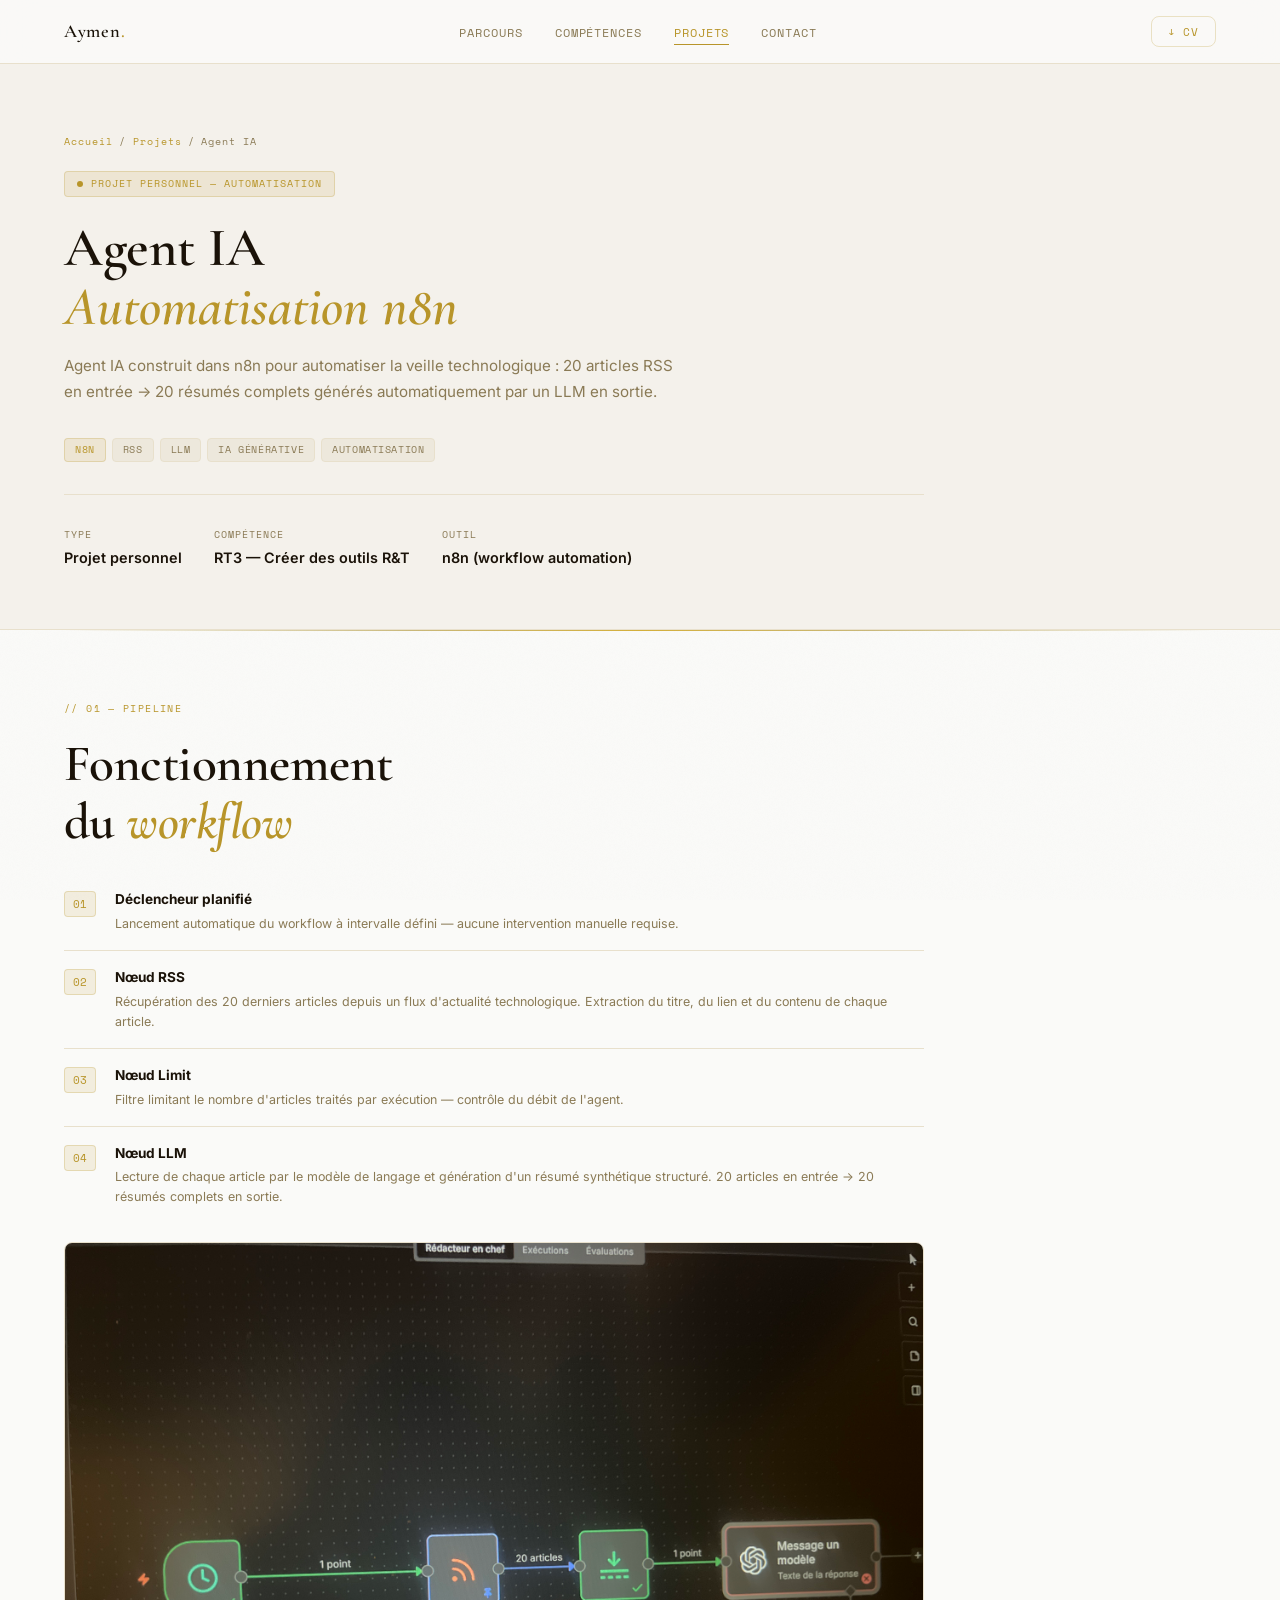
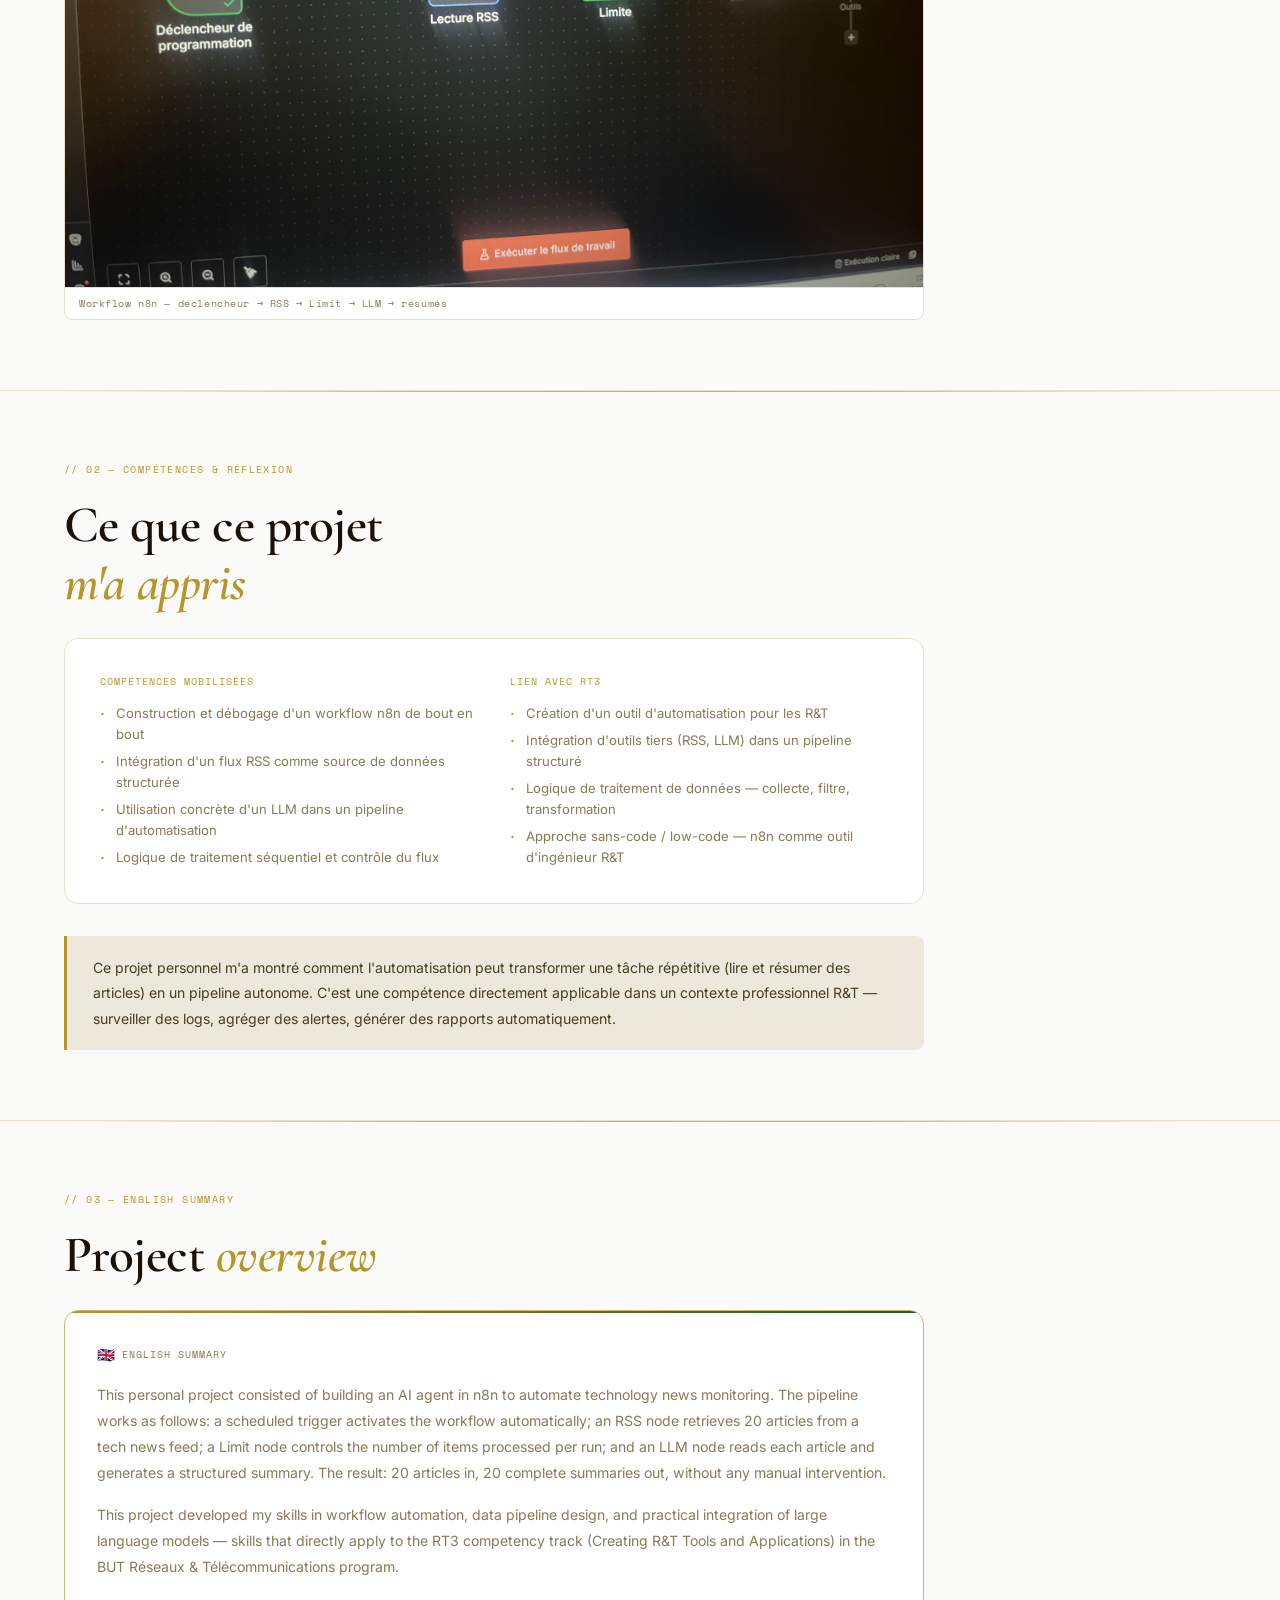
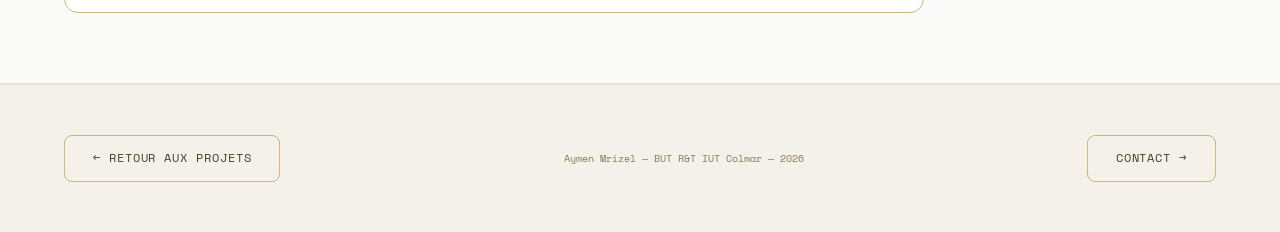
<file: AgentIA.html>
<!DOCTYPE html>
<html lang="fr">
<head>
  <meta charset="UTF-8" /><meta name="viewport" content="width=device-width, initial-scale=1.0" />
  <title>Agent IA — Automatisation n8n | Aymen Mrizel</title>
  <link rel="icon" href="data:image/svg+xml,<svg xmlns='http://www.w3.org/2000/svg' viewBox='0 0 32 32'><rect width='32' height='32' rx='6' fill='%23FAFAF8'/><text x='16' y='22' text-anchor='middle' font-family='Georgia,serif' font-weight='bold' font-size='14' fill='%23B8952A'>AM</text></svg>" />
  <link href="https://fonts.googleapis.com/css2?family=Cormorant+Garamond:ital,wght@0,400;0,600;0,700;1,400;1,600&family=Inter:wght@400;500;600&family=Space+Mono:wght@400;700&display=swap" rel="stylesheet" />
  <link rel="stylesheet" href="style.css" />
  <style>
    .sae-hero{padding:calc(var(--nav-h) + 70px) 5vw 60px;position:relative;z-index:1;border-bottom:1px solid var(--border);background:var(--bg2);}
    .sae-hero-inner{max-width:860px;}
    .sae-badge{display:inline-flex;align-items:center;gap:8px;font-family:var(--font-mono);font-size:0.62rem;color:var(--gold);background:var(--gold-pale);border:1px solid var(--gold-glow);padding:4px 12px;border-radius:4px;letter-spacing:0.1em;text-transform:uppercase;margin-bottom:1.4rem;}
    .sae-badge::before{content:'';width:6px;height:6px;background:var(--gold);border-radius:50%;}
    .sae-hero h1{font-family:var(--font-serif);font-size:clamp(2rem,5vw,3.4rem);font-weight:600;line-height:1.08;margin-bottom:1rem;}
    .sae-hero h1 em{font-style:italic;color:var(--gold);}
    .sae-hero-desc{color:var(--text-muted);font-size:0.95rem;max-width:620px;line-height:1.75;margin-bottom:2rem;}
    .sae-meta-grid{display:flex;flex-wrap:wrap;gap:2rem;margin-top:2rem;padding-top:2rem;border-top:1px solid var(--border);}
    .sae-meta-item{display:flex;flex-direction:column;gap:4px;}
    .sae-meta-label{font-family:var(--font-mono);font-size:0.6rem;color:var(--text-muted);text-transform:uppercase;letter-spacing:0.1em;}
    .sae-meta-value{font-size:0.9rem;font-weight:600;color:var(--text);}
    .sae-section{padding:70px 5vw;position:relative;z-index:1;border-bottom:1px solid var(--border);}
    .sae-section-inner{max-width:860px;}
    .reflexion-block{background:var(--bg3);border-left:3px solid var(--gold);padding:1.2rem 1.6rem;border-radius:0 var(--radius) var(--radius) 0;margin-top:1.6rem;}
    .reflexion-block p{font-size:0.88rem;color:var(--text-sub);line-height:1.8;}
    .english-box{background:var(--card);border:1px solid var(--border-br);border-radius:var(--radius-lg);padding:2rem;position:relative;overflow:hidden;margin-top:1.6rem;}
    .english-box::before{content:'';position:absolute;top:0;left:0;right:0;height:2px;background:linear-gradient(90deg,var(--gold),var(--green));}
    .english-flag{font-family:var(--font-mono);font-size:0.62rem;color:var(--text-muted);text-transform:uppercase;letter-spacing:0.1em;margin-bottom:1rem;display:flex;align-items:center;gap:6px;}
    .english-flag::before{content:'🇬🇧';font-size:0.9rem;}
    .english-box p{font-size:0.88rem;color:var(--text-muted);line-height:1.85;}
    .english-box p+p{margin-top:1rem;}
    .sae-footer{padding:50px 5vw;border-top:1px solid var(--border);display:flex;align-items:center;justify-content:space-between;flex-wrap:wrap;gap:1rem;position:relative;z-index:1;background:var(--bg2);}
    .sae-footer-copy{font-family:var(--font-mono);font-size:0.62rem;color:var(--text-muted);}
    .img-card{background:var(--card);border:1px solid var(--border);border-radius:var(--radius);overflow:hidden;margin-top:1.2rem;}
    .img-card img{width:100%;height:auto;display:block;}
    .img-card-cap{padding:8px 14px;font-family:var(--font-mono);font-size:0.6rem;color:var(--text-muted);border-top:1px solid var(--border);letter-spacing:0.06em;}
    .pipeline-steps{display:flex;flex-direction:column;gap:0;margin-top:1.4rem;}
    .pipeline-step{display:flex;gap:1.2rem;align-items:flex-start;padding:1rem 0;border-bottom:1px solid var(--border);}
    .pipeline-step:last-child{border-bottom:none;}
    .step-num{font-family:var(--font-mono);font-size:0.7rem;color:var(--gold);background:var(--gold-pale);border:1px solid var(--gold-glow);border-radius:4px;padding:3px 8px;white-space:nowrap;flex-shrink:0;margin-top:2px;}
    .step-content strong{display:block;font-size:0.85rem;color:var(--text);margin-bottom:3px;}
    .step-content p{font-size:0.78rem;color:var(--text-muted);line-height:1.6;}
  </style>
</head>
<body>
  <nav>
    <a href="index.html" class="nav-logo">Aymen<span>.</span></a>
    <ul class="nav-links">
      <li><a href="index.html#parcours">Parcours</a></li>
      <li><a href="index.html#competences">Compétences</a></li>
      <li><a href="index.html#projets" class="active">Projets</a></li>
      <li><a href="index.html#contact">Contact</a></li>
    </ul>
    <a href="Mon%20CV.pdf" class="nav-cv" target="_blank" rel="noopener noreferrer">↓ CV</a>
    <div class="hamburger"><span></span><span></span><span></span></div>
  </nav>
  <div class="mobile-menu">
    <a href="index.html">Accueil</a><a href="index.html#projets">Projets</a><a href="index.html#contact">Contact</a>
  </div>

  <div class="sae-hero">
    <div class="sae-hero-inner">
      <div class="breadcrumb"><a href="index.html">Accueil</a><span>/</span><a href="index.html#projets">Projets</a><span>/</span><span>Agent IA</span></div>
      <div class="sae-badge">Projet personnel — Automatisation</div>
      <h1>Agent IA<br /><em>Automatisation n8n</em></h1>
      <p class="sae-hero-desc">Agent IA construit dans n8n pour automatiser la veille technologique : 20 articles RSS en entrée → 20 résumés complets générés automatiquement par un LLM en sortie.</p>
      <div class="project-stack" style="margin-bottom:1.6rem;">
        <span class="tag gold">n8n</span><span class="tag">RSS</span><span class="tag">LLM</span><span class="tag">IA générative</span><span class="tag">Automatisation</span>
      </div>
      <div class="sae-meta-grid">
        <div class="sae-meta-item"><span class="sae-meta-label">Type</span><span class="sae-meta-value">Projet personnel</span></div>
        <div class="sae-meta-item"><span class="sae-meta-label">Compétence</span><span class="sae-meta-value">RT3 — Créer des outils R&T</span></div>
        <div class="sae-meta-item"><span class="sae-meta-label">Outil</span><span class="sae-meta-value">n8n (workflow automation)</span></div>
      </div>
    </div>
  </div>

  <div class="divider"></div>

  <section class="sae-section">
    <div class="sae-section-inner">
      <div class="section-label reveal">// 01 — Pipeline</div>
      <h2 class="section-title reveal">Fonctionnement<br />du <em>workflow</em></h2>
      <div class="pipeline-steps reveal">
        <div class="pipeline-step">
          <div class="step-num">01</div>
          <div class="step-content"><strong>Déclencheur planifié</strong><p>Lancement automatique du workflow à intervalle défini — aucune intervention manuelle requise.</p></div>
        </div>
        <div class="pipeline-step">
          <div class="step-num">02</div>
          <div class="step-content"><strong>Nœud RSS</strong><p>Récupération des 20 derniers articles depuis un flux d'actualité technologique. Extraction du titre, du lien et du contenu de chaque article.</p></div>
        </div>
        <div class="pipeline-step">
          <div class="step-num">03</div>
          <div class="step-content"><strong>Nœud Limit</strong><p>Filtre limitant le nombre d'articles traités par exécution — contrôle du débit de l'agent.</p></div>
        </div>
        <div class="pipeline-step">
          <div class="step-num">04</div>
          <div class="step-content"><strong>Nœud LLM</strong><p>Lecture de chaque article par le modèle de langage et génération d'un résumé synthétique structuré. 20 articles en entrée → 20 résumés complets en sortie.</p></div>
        </div>
      </div>

      <div class="img-card reveal">
        <img src="agent_n8n.JPEG" alt="Workflow n8n — agent IA RSS et résumés" loading="lazy" />
        <div class="img-card-cap">Workflow n8n — déclencheur → RSS → Limit → LLM → résumés</div>
      </div>
    </div>
  </section>

  <div class="divider"></div>

  <section class="sae-section">
    <div class="sae-section-inner">
      <div class="section-label reveal">// 02 — Compétences & réflexion</div>
      <h2 class="section-title reveal">Ce que ce projet<br /><em>m'a appris</em></h2>
      <div class="project-detail reveal" style="margin-top:1.6rem;">
        <div class="project-detail-body">
          <div>
            <div class="detail-section-title">Compétences mobilisées</div>
            <ul class="detail-list">
              <li>Construction et débogage d'un workflow n8n de bout en bout</li>
              <li>Intégration d'un flux RSS comme source de données structurée</li>
              <li>Utilisation concrète d'un LLM dans un pipeline d'automatisation</li>
              <li>Logique de traitement séquentiel et contrôle du flux</li>
            </ul>
          </div>
          <div>
            <div class="detail-section-title">Lien avec RT3</div>
            <ul class="detail-list">
              <li>Création d'un outil d'automatisation pour les R&T</li>
              <li>Intégration d'outils tiers (RSS, LLM) dans un pipeline structuré</li>
              <li>Logique de traitement de données — collecte, filtre, transformation</li>
              <li>Approche sans-code / low-code — n8n comme outil d'ingénieur R&T</li>
            </ul>
          </div>
        </div>
      </div>
      <div class="reflexion-block reveal">
        <p>Ce projet personnel m'a montré comment l'automatisation peut transformer une tâche répétitive (lire et résumer des articles) en un pipeline autonome. C'est une compétence directement applicable dans un contexte professionnel R&T — surveiller des logs, agréger des alertes, générer des rapports automatiquement.</p>
      </div>
    </div>
  </section>

  <div class="divider"></div>

  <section class="sae-section">
    <div class="sae-section-inner">
      <div class="section-label reveal">// 03 — English summary</div>
      <h2 class="section-title reveal">Project <em>overview</em></h2>
      <div class="english-box reveal">
        <div class="english-flag">English summary</div>
        <p>This personal project consisted of building an AI agent in n8n to automate technology news monitoring. The pipeline works as follows: a scheduled trigger activates the workflow automatically; an RSS node retrieves 20 articles from a tech news feed; a Limit node controls the number of items processed per run; and an LLM node reads each article and generates a structured summary. The result: 20 articles in, 20 complete summaries out, without any manual intervention.</p>
        <p>This project developed my skills in workflow automation, data pipeline design, and practical integration of large language models — skills that directly apply to the RT3 competency track (Creating R&T Tools and Applications) in the BUT Réseaux & Télécommunications program.</p>
      </div>
    </div>
  </section>

  <footer class="sae-footer">
    <a href="index.html#projets" class="btn-secondary">← Retour aux projets</a>
    <span class="sae-footer-copy">Aymen Mrizel — BUT R&T IUT Colmar — 2026</span>
    <a href="index.html#contact" class="btn-secondary">Contact →</a>
  </footer>
  <script src="Script.js"></script>
</body>
</html>
</file>
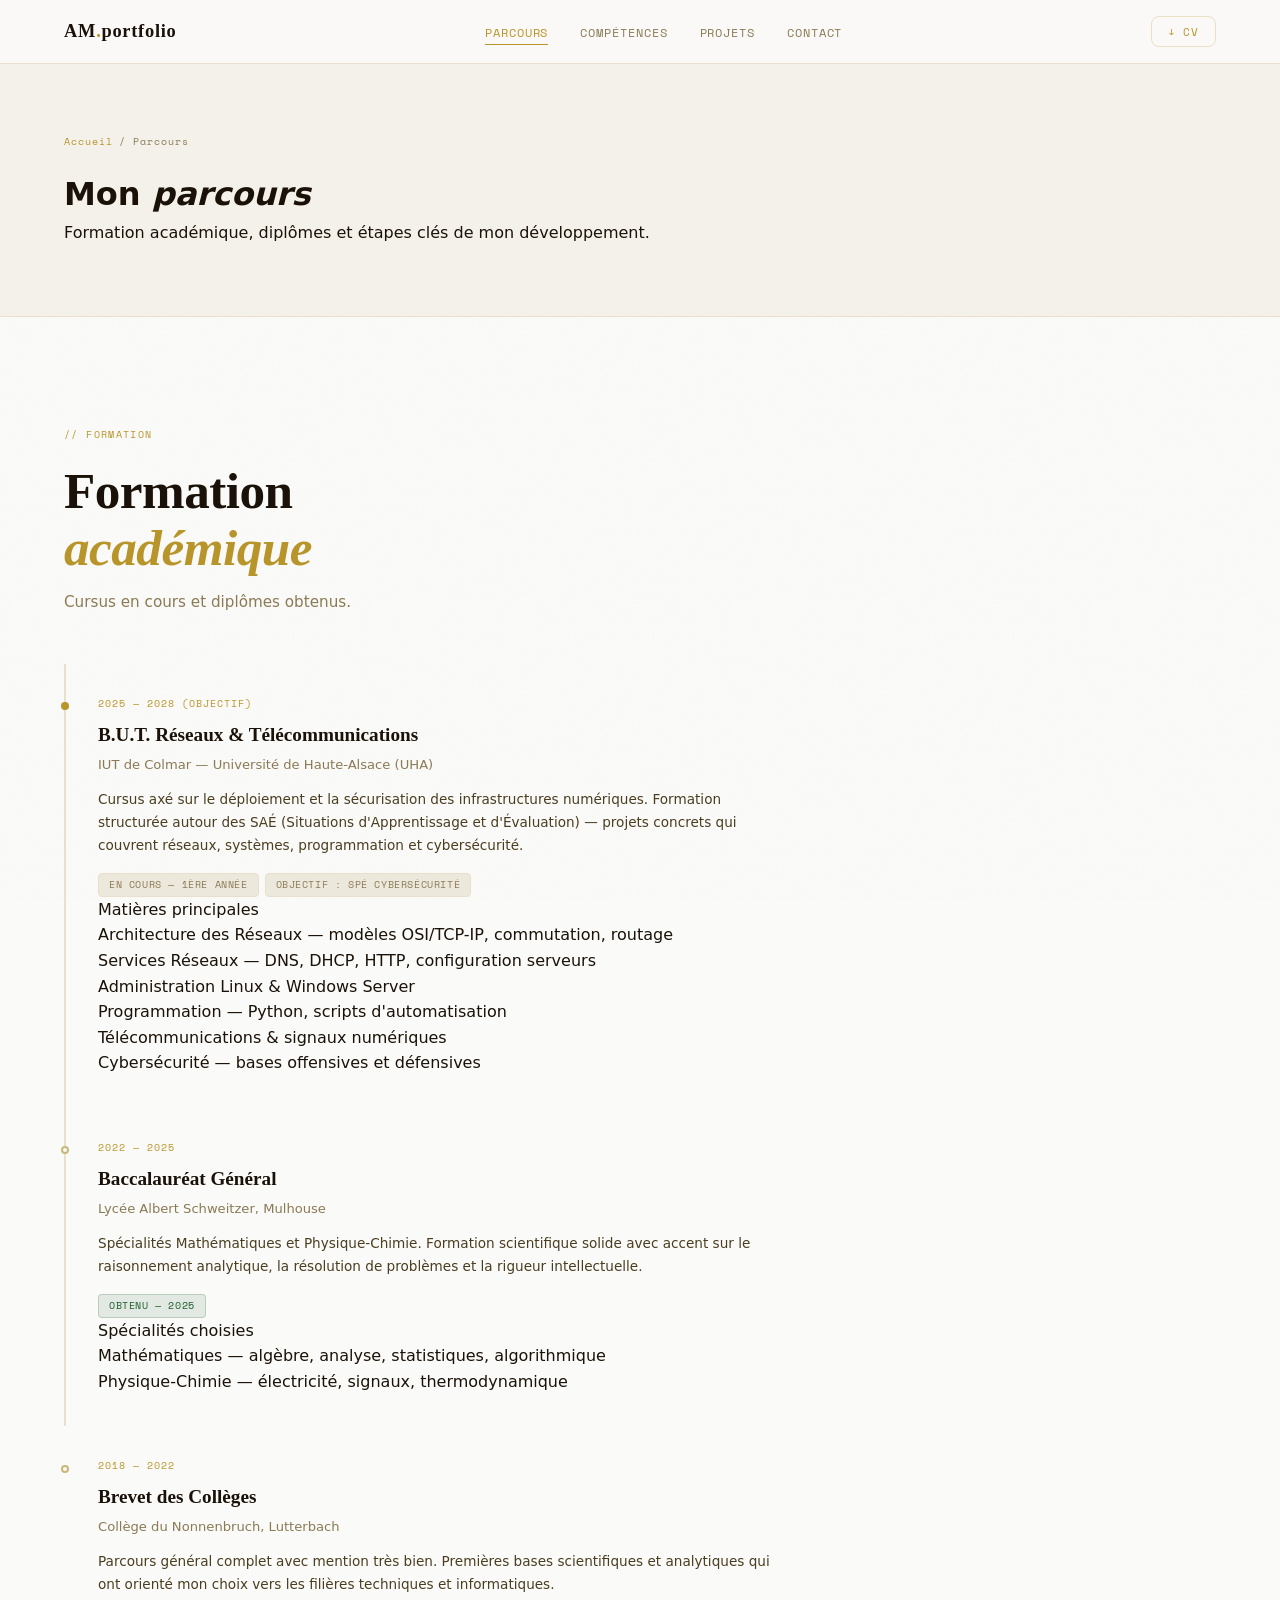
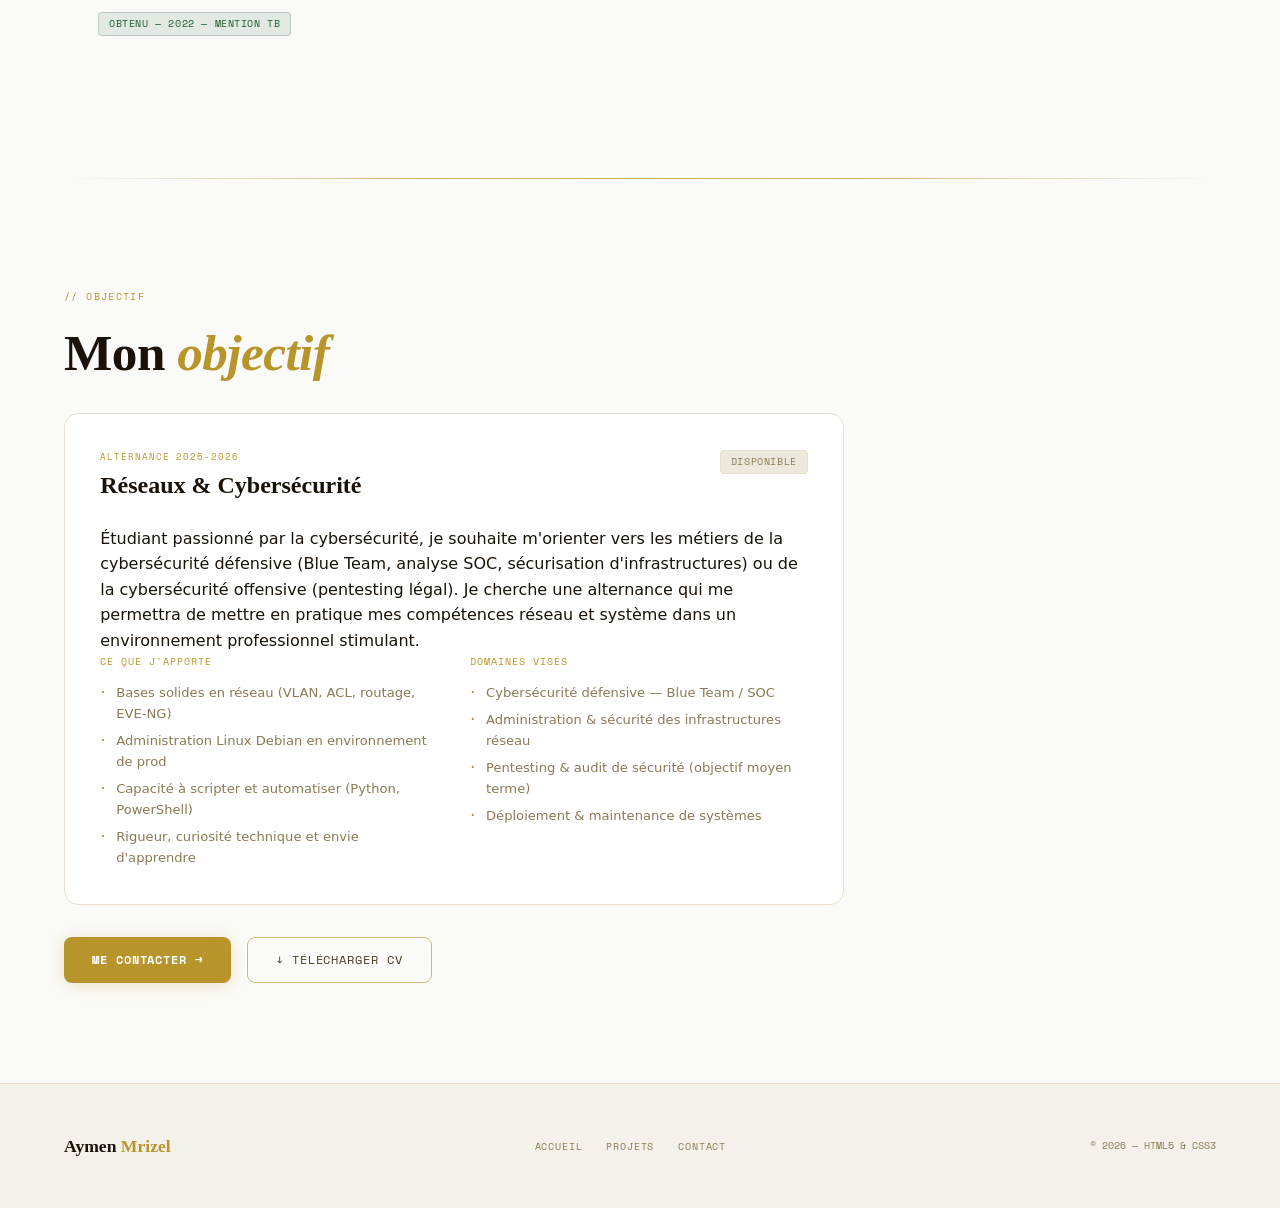
<file: Parcours.html>
<!DOCTYPE html>
<html lang="fr">
<head>
  <meta charset="UTF-8" />
  <meta name="viewport" content="width=device-width, initial-scale=1.0" />
  <title>Parcours — Aymen Mrizel</title>
  <meta name="description" content="Parcours académique et formation d'Aymen Mrizel — B.U.T. R&T, Baccalauréat, Brevet." />
  <meta property="og:title" content="Parcours — Aymen Mrizel" />
  <meta property="og:description" content="Parcours académique d'Aymen Mrizel, étudiant en B.U.T. Réseaux & Télécommunications." />
  <meta property="og:type" content="website" />
  <meta name="theme-color" content="#040c15" />
  <link rel="icon" href="data:image/svg+xml,<svg xmlns='http://www.w3.org/2000/svg' viewBox='0 0 32 32'><rect width='32' height='32' rx='6' fill='%23040c15'/><text x='16' y='22' text-anchor='middle' font-family='monospace' font-weight='bold' font-size='15' fill='%2300d4ff'>AM</text></svg>" />
  <link rel="preconnect" href="https://fonts.googleapis.com" />
  <link href="https://fonts.googleapis.com/css2?family=Space+Mono:wght@400;700&family=Syne:wght@400;600;700;800&display=swap" rel="stylesheet" />
  <link rel="stylesheet" href="style.css" />
</head>
<body>

  <!-- ══════════════════════════════════════════════════
       NAV
  ══════════════════════════════════════════════════ -->
  <nav>
    <a href="index.html" class="nav-logo">AM<span>.</span>portfolio</a>
    <ul class="nav-links">
      <li><a href="index.html#parcours" class="active">Parcours</a></li>
      <li><a href="index.html#competences">Compétences</a></li>
      <li><a href="Projets.html">Projets</a></li>
      <li><a href="index.html#contact">Contact</a></li>
    </ul>
    <a href="Mon%20CV.pdf" class="nav-cv" target="_blank" rel="noopener noreferrer">↓ CV</a>
    <div class="hamburger" aria-label="Menu">
      <span></span><span></span><span></span>
    </div>
  </nav>

  <div class="mobile-menu">
    <a href="index.html">Accueil</a>
    <a href="index.html#competences">Compétences</a>
    <a href="Projets.html">Projets</a>
    <a href="index.html#contact">Contact</a>
    <a href="Mon%20CV.pdf" target="_blank" rel="noopener noreferrer">↓ CV</a>
  </div>

  <!-- ══════════════════════════════════════════════════
       PAGE HEADER
  ══════════════════════════════════════════════════ -->
  <div class="page-header">
    <div class="breadcrumb">
      <a href="index.html">Accueil</a> / Parcours
    </div>
    <h1>Mon <em>parcours</em></h1>
    <p>Formation académique, diplômes et étapes clés de mon développement.</p>
  </div>

  <!-- ══════════════════════════════════════════════════
       FORMATION DÉTAILLÉE
  ══════════════════════════════════════════════════ -->
  <section id="formation">
    <div class="section-label reveal">// formation</div>
    <h2 class="section-title reveal">Formation<br /><em>académique</em></h2>
    <p class="section-sub reveal">Cursus en cours et diplômes obtenus.</p>

    <div class="timeline">

      <!-- BUT R&T -->
      <div class="timeline-item active reveal reveal-delay-1">
        <div class="timeline-period">2025 — 2028 (objectif)</div>
        <div class="timeline-school">B.U.T. Réseaux &amp; Télécommunications</div>
        <div class="timeline-place">IUT de Colmar — Université de Haute-Alsace (UHA)</div>
        <div class="timeline-desc">
          Cursus axé sur le déploiement et la sécurisation des infrastructures numériques. Formation structurée autour des SAÉ (Situations d'Apprentissage et d'Évaluation) — projets concrets qui couvrent réseaux, systèmes, programmation et cybersécurité.
        </div>
        <div class="timeline-tags">
          <span class="tag accent">En cours — 1ère année</span>
          <span class="tag">Objectif : Spé Cybersécurité</span>
        </div>
        <div class="timeline-details">
          <div class="timeline-details-title">Matières principales</div>
          <ul>
            <li>Architecture des Réseaux — modèles OSI/TCP-IP, commutation, routage</li>
            <li>Services Réseaux — DNS, DHCP, HTTP, configuration serveurs</li>
            <li>Administration Linux &amp; Windows Server</li>
            <li>Programmation — Python, scripts d'automatisation</li>
            <li>Télécommunications &amp; signaux numériques</li>
            <li>Cybersécurité — bases offensives et défensives</li>
          </ul>
        </div>
      </div>

      <!-- BAC -->
      <div class="timeline-item reveal reveal-delay-2">
        <div class="timeline-period">2022 — 2025</div>
        <div class="timeline-school">Baccalauréat Général</div>
        <div class="timeline-place">Lycée Albert Schweitzer, Mulhouse</div>
        <div class="timeline-desc">
          Spécialités Mathématiques et Physique-Chimie. Formation scientifique solide avec accent sur le raisonnement analytique, la résolution de problèmes et la rigueur intellectuelle.
        </div>
        <div class="timeline-tags">
          <span class="tag green">Obtenu — 2025</span>
        </div>
        <div class="timeline-details">
          <div class="timeline-details-title">Spécialités choisies</div>
          <ul>
            <li>Mathématiques — algèbre, analyse, statistiques, algorithmique</li>
            <li>Physique-Chimie — électricité, signaux, thermodynamique</li>
          </ul>
        </div>
      </div>

      <!-- BREVET -->
      <div class="timeline-item reveal reveal-delay-3">
        <div class="timeline-period">2018 — 2022</div>
        <div class="timeline-school">Brevet des Collèges</div>
        <div class="timeline-place">Collège du Nonnenbruch, Lutterbach</div>
        <div class="timeline-desc">
          Parcours général complet avec mention très bien. Premières bases scientifiques et analytiques qui ont orienté mon choix vers les filières techniques et informatiques.
        </div>
        <div class="timeline-tags">
          <span class="tag green">Obtenu — 2022 — Mention TB</span>
        </div>
      </div>

    </div>
  </section>

  <div class="divider"></div>

  <!-- ══════════════════════════════════════════════════
       OBJECTIF PROFESSIONNEL
  ══════════════════════════════════════════════════ -->
  <section id="objectif" style="padding-bottom: 100px;">
    <div class="section-label reveal">// objectif</div>
    <h2 class="section-title reveal">Mon <em>objectif</em></h2>

    <div style="max-width: 780px; margin-top: 2rem;">
      <div class="project-detail reveal">
        <div class="project-detail-header">
          <div>
            <div class="project-number" style="margin-bottom: 0.5rem;">ALTERNANCE 2025-2026</div>
            <div class="project-detail-title">Réseaux &amp; Cybersécurité</div>
          </div>
          <span class="tag accent">Disponible</span>
        </div>
        <p class="detail-desc">
          Étudiant passionné par la cybersécurité, je souhaite m'orienter vers les métiers de la cybersécurité défensive (Blue Team, analyse SOC, sécurisation d'infrastructures) ou de la cybersécurité offensive (pentesting légal). Je cherche une alternance qui me permettra de mettre en pratique mes compétences réseau et système dans un environnement professionnel stimulant.
        </p>
        <div class="project-detail-body">
          <div>
            <div class="detail-section-title">Ce que j'apporte</div>
            <ul class="detail-list">
              <li>Bases solides en réseau (VLAN, ACL, routage, EVE-NG)</li>
              <li>Administration Linux Debian en environnement de prod</li>
              <li>Capacité à scripter et automatiser (Python, PowerShell)</li>
              <li>Rigueur, curiosité technique et envie d'apprendre</li>
            </ul>
          </div>
          <div>
            <div class="detail-section-title">Domaines visés</div>
            <ul class="detail-list">
              <li>Cybersécurité défensive — Blue Team / SOC</li>
              <li>Administration &amp; sécurité des infrastructures réseau</li>
              <li>Pentesting &amp; audit de sécurité (objectif moyen terme)</li>
              <li>Déploiement &amp; maintenance de systèmes</li>
            </ul>
          </div>
        </div>
      </div>

      <div class="reveal" style="margin-top: 1.5rem; display: flex; gap: 1rem; flex-wrap: wrap;">
        <a href="index.html#contact" class="btn-primary">Me contacter →</a>
        <a href="Mon%20CV.pdf" class="btn-secondary" target="_blank" rel="noopener noreferrer">↓ Télécharger CV</a>
      </div>
    </div>
  </section>

  <!-- ══════════════════════════════════════════════════
       FOOTER
  ══════════════════════════════════════════════════ -->
  <footer>
    <div class="footer-logo">Aymen <span>Mrizel</span></div>
    <div class="footer-links">
      <a href="index.html">Accueil</a>
      <a href="Projets.html">Projets</a>
      <a href="index.html#contact">Contact</a>
    </div>
    <div class="footer-copy">© 2026 — HTML5 &amp; CSS3</div>
  </footer>

  <script src="Script.js"></script>
</body>
</html>
</file>
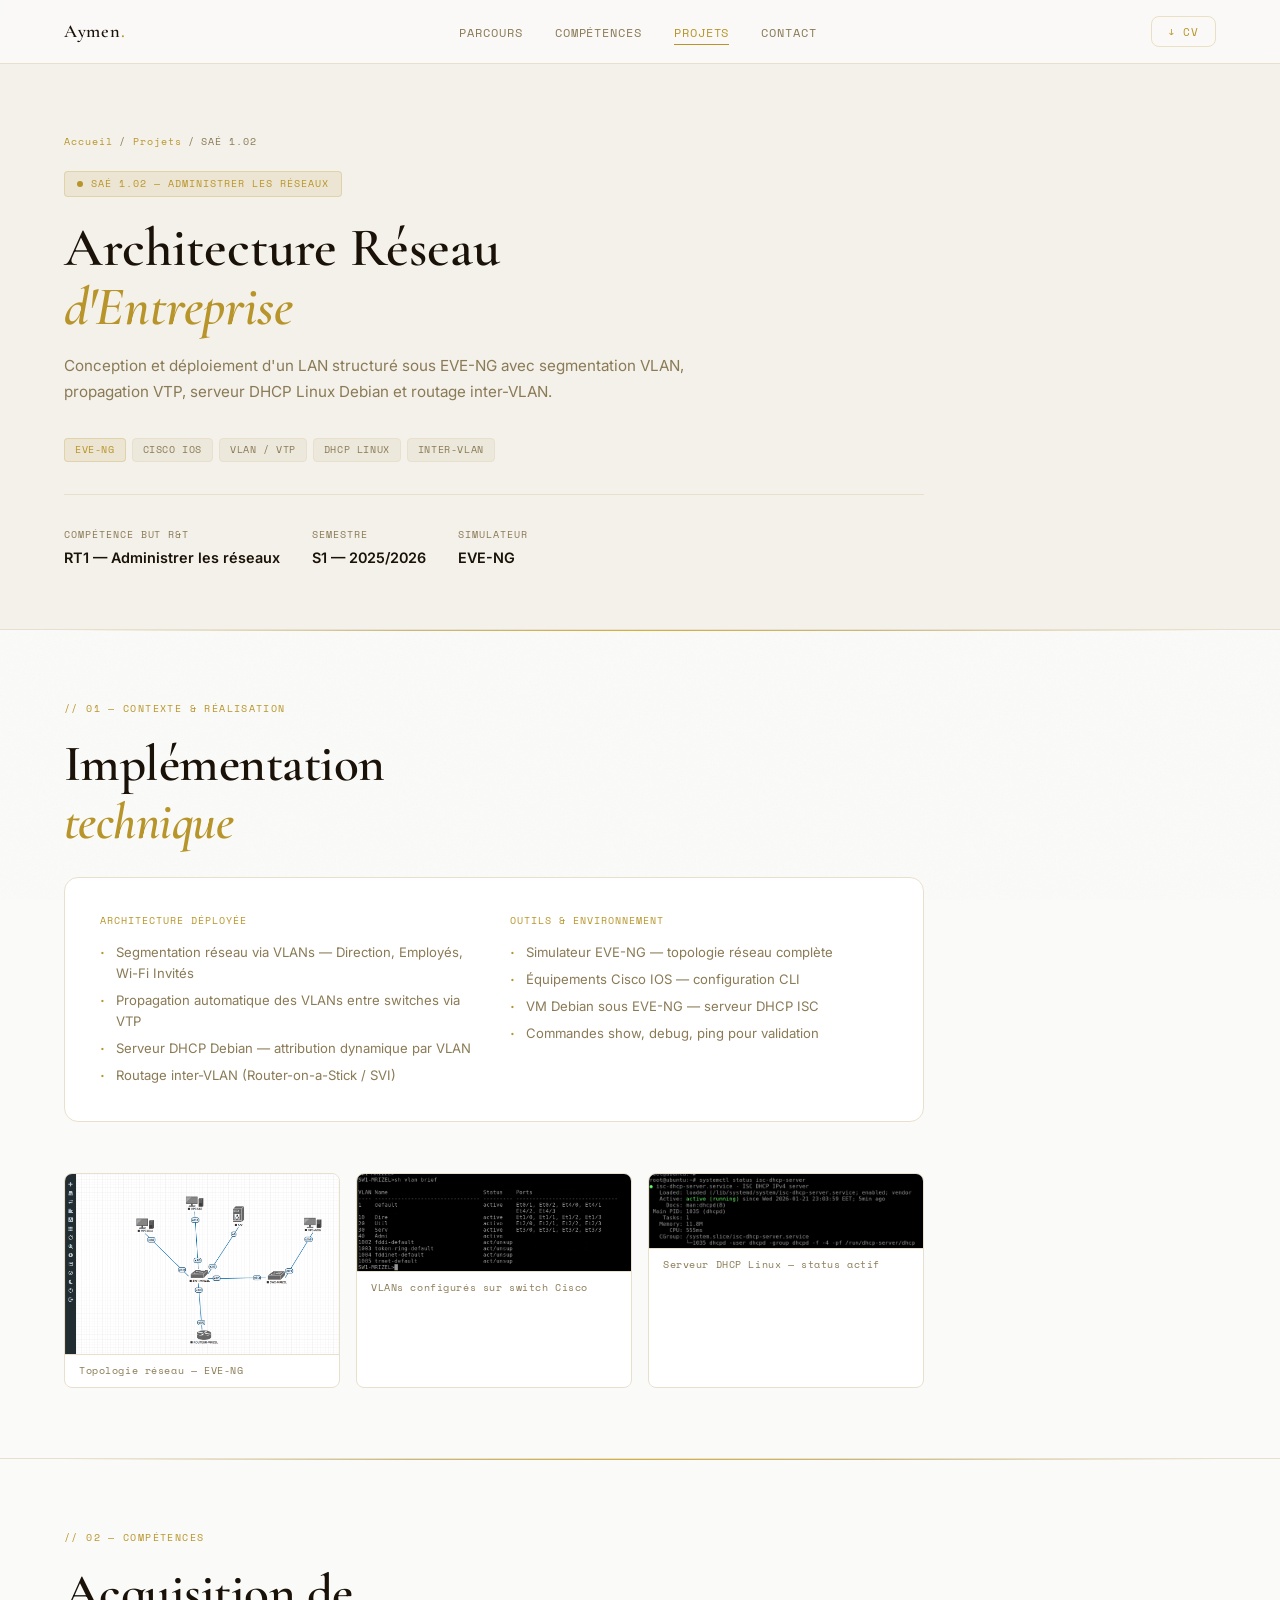
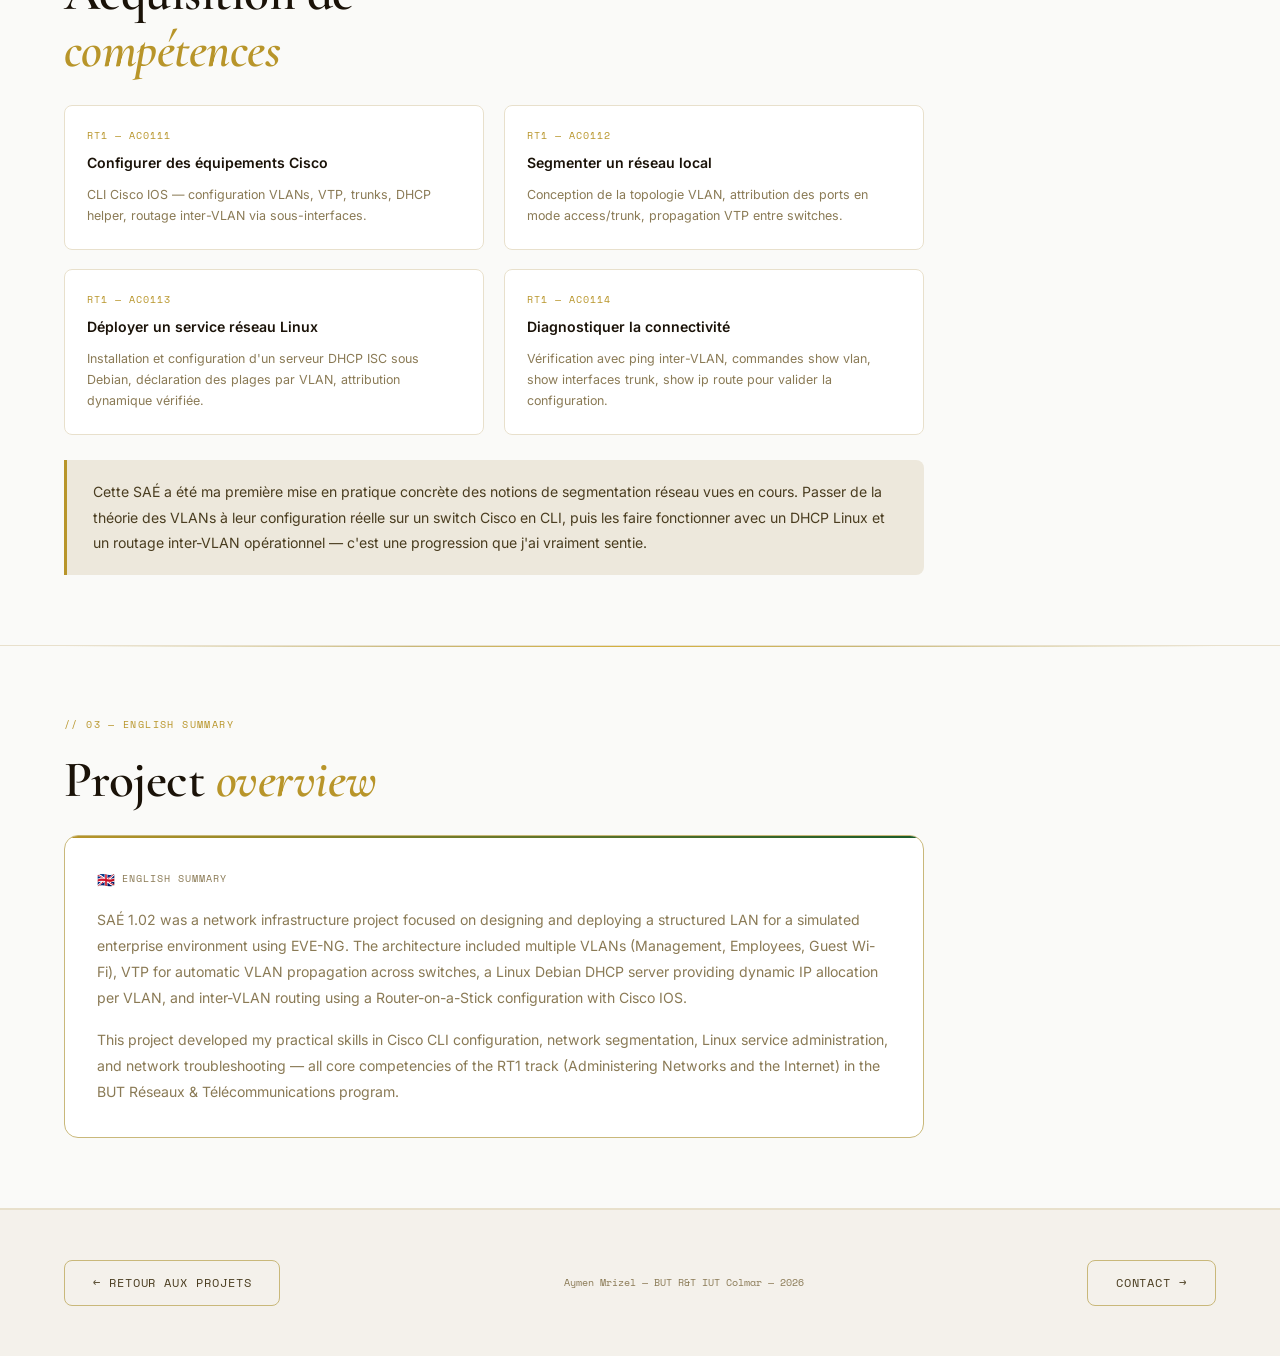
<file: SAE102.html>
<!DOCTYPE html>
<html lang="fr">
<head>
  <meta charset="UTF-8" /><meta name="viewport" content="width=device-width, initial-scale=1.0" />
  <title>SAÉ 1.02 — Architecture Réseau | Aymen Mrizel</title>
  <link rel="icon" href="data:image/svg+xml,<svg xmlns='http://www.w3.org/2000/svg' viewBox='0 0 32 32'><rect width='32' height='32' rx='6' fill='%23FAFAF8'/><text x='16' y='22' text-anchor='middle' font-family='Georgia,serif' font-weight='bold' font-size='14' fill='%23B8952A'>AM</text></svg>" />
  <link href="https://fonts.googleapis.com/css2?family=Cormorant+Garamond:ital,wght@0,400;0,600;0,700;1,400;1,600&family=Inter:wght@400;500;600&family=Space+Mono:wght@400;700&display=swap" rel="stylesheet" />
  <link rel="stylesheet" href="style.css" />
  <style>
    .sae-hero{padding:calc(var(--nav-h) + 70px) 5vw 60px;position:relative;z-index:1;border-bottom:1px solid var(--border);background:var(--bg2);}
    .sae-hero-inner{max-width:860px;}
    .sae-badge{display:inline-flex;align-items:center;gap:8px;font-family:var(--font-mono);font-size:0.62rem;color:var(--gold);background:var(--gold-pale);border:1px solid var(--gold-glow);padding:4px 12px;border-radius:4px;letter-spacing:0.1em;text-transform:uppercase;margin-bottom:1.4rem;}
    .sae-badge::before{content:'';width:6px;height:6px;background:var(--gold);border-radius:50%;}
    .sae-hero h1{font-family:var(--font-serif);font-size:clamp(2rem,5vw,3.4rem);font-weight:600;line-height:1.08;margin-bottom:1rem;}
    .sae-hero h1 em{font-style:italic;color:var(--gold);}
    .sae-hero-desc{color:var(--text-muted);font-size:0.95rem;max-width:620px;line-height:1.75;margin-bottom:2rem;}
    .sae-meta-grid{display:flex;flex-wrap:wrap;gap:2rem;margin-top:2rem;padding-top:2rem;border-top:1px solid var(--border);}
    .sae-meta-item{display:flex;flex-direction:column;gap:4px;}
    .sae-meta-label{font-family:var(--font-mono);font-size:0.6rem;color:var(--text-muted);text-transform:uppercase;letter-spacing:0.1em;}
    .sae-meta-value{font-size:0.9rem;font-weight:600;color:var(--text);}
    .sae-section{padding:70px 5vw;position:relative;z-index:1;border-bottom:1px solid var(--border);}
    .sae-section-inner{max-width:860px;}
    .comp-grid{display:grid;grid-template-columns:1fr 1fr;gap:1.2rem;margin-top:1.6rem;}
    @media(max-width:640px){.comp-grid{grid-template-columns:1fr;}}
    .comp-card{background:var(--card);border:1px solid var(--border);border-radius:var(--radius);padding:1.4rem;}
    .comp-ac{font-family:var(--font-mono);font-size:0.6rem;color:var(--gold);text-transform:uppercase;letter-spacing:0.1em;margin-bottom:0.5rem;}
    .comp-title{font-size:0.88rem;font-weight:600;color:var(--text);margin-bottom:0.6rem;}
    .comp-desc{font-size:0.78rem;color:var(--text-muted);line-height:1.7;}
    .reflexion-block{background:var(--bg3);border-left:3px solid var(--gold);padding:1.2rem 1.6rem;border-radius:0 var(--radius) var(--radius) 0;margin-top:1.6rem;}
    .reflexion-block p{font-size:0.88rem;color:var(--text-sub);line-height:1.8;}
    .english-box{background:var(--card);border:1px solid var(--border-br);border-radius:var(--radius-lg);padding:2rem;position:relative;overflow:hidden;margin-top:1.6rem;}
    .english-box::before{content:'';position:absolute;top:0;left:0;right:0;height:2px;background:linear-gradient(90deg,var(--gold),var(--green));}
    .english-flag{font-family:var(--font-mono);font-size:0.62rem;color:var(--text-muted);text-transform:uppercase;letter-spacing:0.1em;margin-bottom:1rem;display:flex;align-items:center;gap:6px;}
    .english-flag::before{content:'🇬🇧';font-size:0.9rem;}
    .english-box p{font-size:0.88rem;color:var(--text-muted);line-height:1.85;}
    .english-box p+p{margin-top:1rem;}
    .sae-footer{padding:50px 5vw;border-top:1px solid var(--border);display:flex;align-items:center;justify-content:space-between;flex-wrap:wrap;gap:1rem;position:relative;z-index:1;background:var(--bg2);}
    .sae-footer-copy{font-family:var(--font-mono);font-size:0.62rem;color:var(--text-muted);}
    .img-card{background:var(--card);border:1px solid var(--border);border-radius:var(--radius);overflow:hidden;margin-top:1.2rem;}
    .img-card img{width:100%;height:auto;display:block;}
    .img-card-cap{padding:8px 14px;font-family:var(--font-mono);font-size:0.6rem;color:var(--text-muted);border-top:1px solid var(--border);letter-spacing:0.06em;}
    .imgs-grid{display:grid;grid-template-columns:1fr 1fr 1fr;gap:1rem;margin-top:1.2rem;}
    @media(max-width:640px){.imgs-grid{grid-template-columns:1fr;}}
  </style>
</head>
<body>
  <nav>
    <a href="index.html" class="nav-logo">Aymen<span>.</span></a>
    <ul class="nav-links">
      <li><a href="index.html#parcours">Parcours</a></li>
      <li><a href="index.html#competences">Compétences</a></li>
      <li><a href="index.html#projets" class="active">Projets</a></li>
      <li><a href="index.html#contact">Contact</a></li>
    </ul>
    <a href="Mon%20CV.pdf" class="nav-cv" target="_blank" rel="noopener noreferrer">↓ CV</a>
    <div class="hamburger"><span></span><span></span><span></span></div>
  </nav>
  <div class="mobile-menu">
    <a href="index.html">Accueil</a><a href="index.html#projets">Projets</a><a href="index.html#contact">Contact</a>
  </div>

  <div class="sae-hero">
    <div class="sae-hero-inner">
      <div class="breadcrumb"><a href="index.html">Accueil</a><span>/</span><a href="index.html#projets">Projets</a><span>/</span><span>SAÉ 1.02</span></div>
      <div class="sae-badge">SAÉ 1.02 — Administrer les réseaux</div>
      <h1>Architecture Réseau<br /><em>d'Entreprise</em></h1>
      <p class="sae-hero-desc">Conception et déploiement d'un LAN structuré sous EVE-NG avec segmentation VLAN, propagation VTP, serveur DHCP Linux Debian et routage inter-VLAN.</p>
      <div class="project-stack" style="margin-bottom:1.6rem;">
        <span class="tag gold">EVE-NG</span><span class="tag">Cisco IOS</span><span class="tag">VLAN / VTP</span><span class="tag">DHCP Linux</span><span class="tag">Inter-VLAN</span>
      </div>
      <div class="sae-meta-grid">
        <div class="sae-meta-item"><span class="sae-meta-label">Compétence BUT R&T</span><span class="sae-meta-value">RT1 — Administrer les réseaux</span></div>
        <div class="sae-meta-item"><span class="sae-meta-label">Semestre</span><span class="sae-meta-value">S1 — 2025/2026</span></div>
        <div class="sae-meta-item"><span class="sae-meta-label">Simulateur</span><span class="sae-meta-value">EVE-NG</span></div>
      </div>
    </div>
  </div>

  <div class="divider"></div>

  <section class="sae-section">
    <div class="sae-section-inner">
      <div class="section-label reveal">// 01 — Contexte & réalisation</div>
      <h2 class="section-title reveal">Implémentation<br /><em>technique</em></h2>
      <div class="project-detail reveal" style="margin-top:1.6rem;">
        <div class="project-detail-body">
          <div>
            <div class="detail-section-title">Architecture déployée</div>
            <ul class="detail-list">
              <li>Segmentation réseau via VLANs — Direction, Employés, Wi-Fi Invités</li>
              <li>Propagation automatique des VLANs entre switches via VTP</li>
              <li>Serveur DHCP Debian — attribution dynamique par VLAN</li>
              <li>Routage inter-VLAN (Router-on-a-Stick / SVI)</li>
            </ul>
          </div>
          <div>
            <div class="detail-section-title">Outils & environnement</div>
            <ul class="detail-list">
              <li>Simulateur EVE-NG — topologie réseau complète</li>
              <li>Équipements Cisco IOS — configuration CLI</li>
              <li>VM Debian sous EVE-NG — serveur DHCP ISC</li>
              <li>Commandes show, debug, ping pour validation</li>
            </ul>
          </div>
        </div>
      </div>

      <div class="imgs-grid">
        <div class="img-card reveal">
          <img src="structure_réseau.png" alt="Structure réseau EVE-NG" loading="lazy" />
          <div class="img-card-cap">Topologie réseau — EVE-NG</div>
        </div>
        <div class="img-card reveal">
          <img src="vlan_sur_switch.png" alt="Configuration VLAN sur switch Cisco" loading="lazy" />
          <div class="img-card-cap">VLANs configurés sur switch Cisco</div>
        </div>
        <div class="img-card reveal">
          <img src="status_serveur_dhcp.png" alt="Status serveur DHCP Linux" loading="lazy" />
          <div class="img-card-cap">Serveur DHCP Linux — status actif</div>
        </div>
      </div>
    </div>
  </section>

  <div class="divider"></div>

  <section class="sae-section">
    <div class="sae-section-inner">
      <div class="section-label reveal">// 02 — Compétences</div>
      <h2 class="section-title reveal">Acquisition de<br /><em>compétences</em></h2>
      <div class="comp-grid">
        <div class="comp-card reveal"><div class="comp-ac">RT1 — AC0111</div><div class="comp-title">Configurer des équipements Cisco</div><div class="comp-desc">CLI Cisco IOS — configuration VLANs, VTP, trunks, DHCP helper, routage inter-VLAN via sous-interfaces.</div></div>
        <div class="comp-card reveal"><div class="comp-ac">RT1 — AC0112</div><div class="comp-title">Segmenter un réseau local</div><div class="comp-desc">Conception de la topologie VLAN, attribution des ports en mode access/trunk, propagation VTP entre switches.</div></div>
        <div class="comp-card reveal"><div class="comp-ac">RT1 — AC0113</div><div class="comp-title">Déployer un service réseau Linux</div><div class="comp-desc">Installation et configuration d'un serveur DHCP ISC sous Debian, déclaration des plages par VLAN, attribution dynamique vérifiée.</div></div>
        <div class="comp-card reveal"><div class="comp-ac">RT1 — AC0114</div><div class="comp-title">Diagnostiquer la connectivité</div><div class="comp-desc">Vérification avec ping inter-VLAN, commandes show vlan, show interfaces trunk, show ip route pour valider la configuration.</div></div>
      </div>
      <div class="reflexion-block reveal">
        <p>Cette SAÉ a été ma première mise en pratique concrète des notions de segmentation réseau vues en cours. Passer de la théorie des VLANs à leur configuration réelle sur un switch Cisco en CLI, puis les faire fonctionner avec un DHCP Linux et un routage inter-VLAN opérationnel — c'est une progression que j'ai vraiment sentie.</p>
      </div>
    </div>
  </section>

  <div class="divider"></div>

  <section class="sae-section">
    <div class="sae-section-inner">
      <div class="section-label reveal">// 03 — English summary</div>
      <h2 class="section-title reveal">Project <em>overview</em></h2>
      <div class="english-box reveal">
        <div class="english-flag">English summary</div>
        <p>SAÉ 1.02 was a network infrastructure project focused on designing and deploying a structured LAN for a simulated enterprise environment using EVE-NG. The architecture included multiple VLANs (Management, Employees, Guest Wi-Fi), VTP for automatic VLAN propagation across switches, a Linux Debian DHCP server providing dynamic IP allocation per VLAN, and inter-VLAN routing using a Router-on-a-Stick configuration with Cisco IOS.</p>
        <p>This project developed my practical skills in Cisco CLI configuration, network segmentation, Linux service administration, and network troubleshooting — all core competencies of the RT1 track (Administering Networks and the Internet) in the BUT Réseaux & Télécommunications program.</p>
      </div>
    </div>
  </section>

  <footer class="sae-footer">
    <a href="index.html#projets" class="btn-secondary">← Retour aux projets</a>
    <span class="sae-footer-copy">Aymen Mrizel — BUT R&T IUT Colmar — 2026</span>
    <a href="index.html#contact" class="btn-secondary">Contact →</a>
  </footer>
  <script src="Script.js"></script>
</body>
</html>
</file>
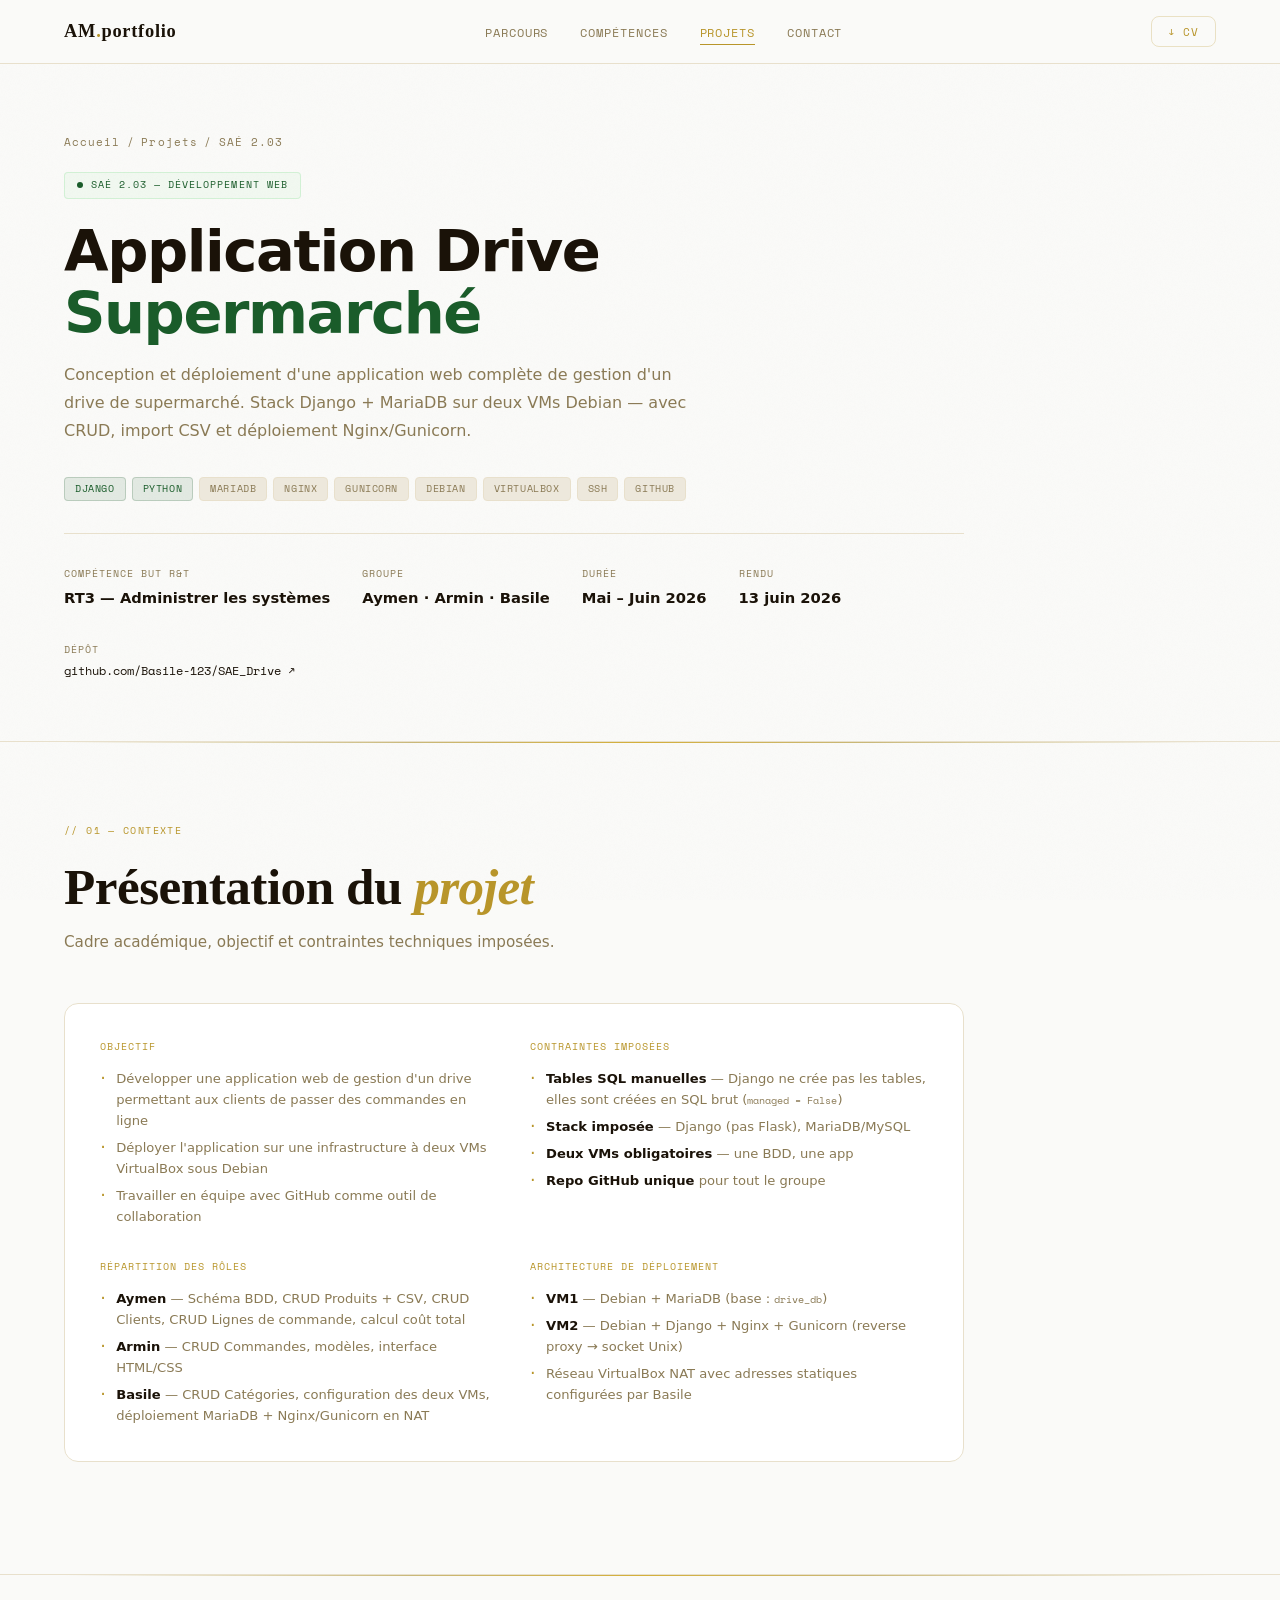
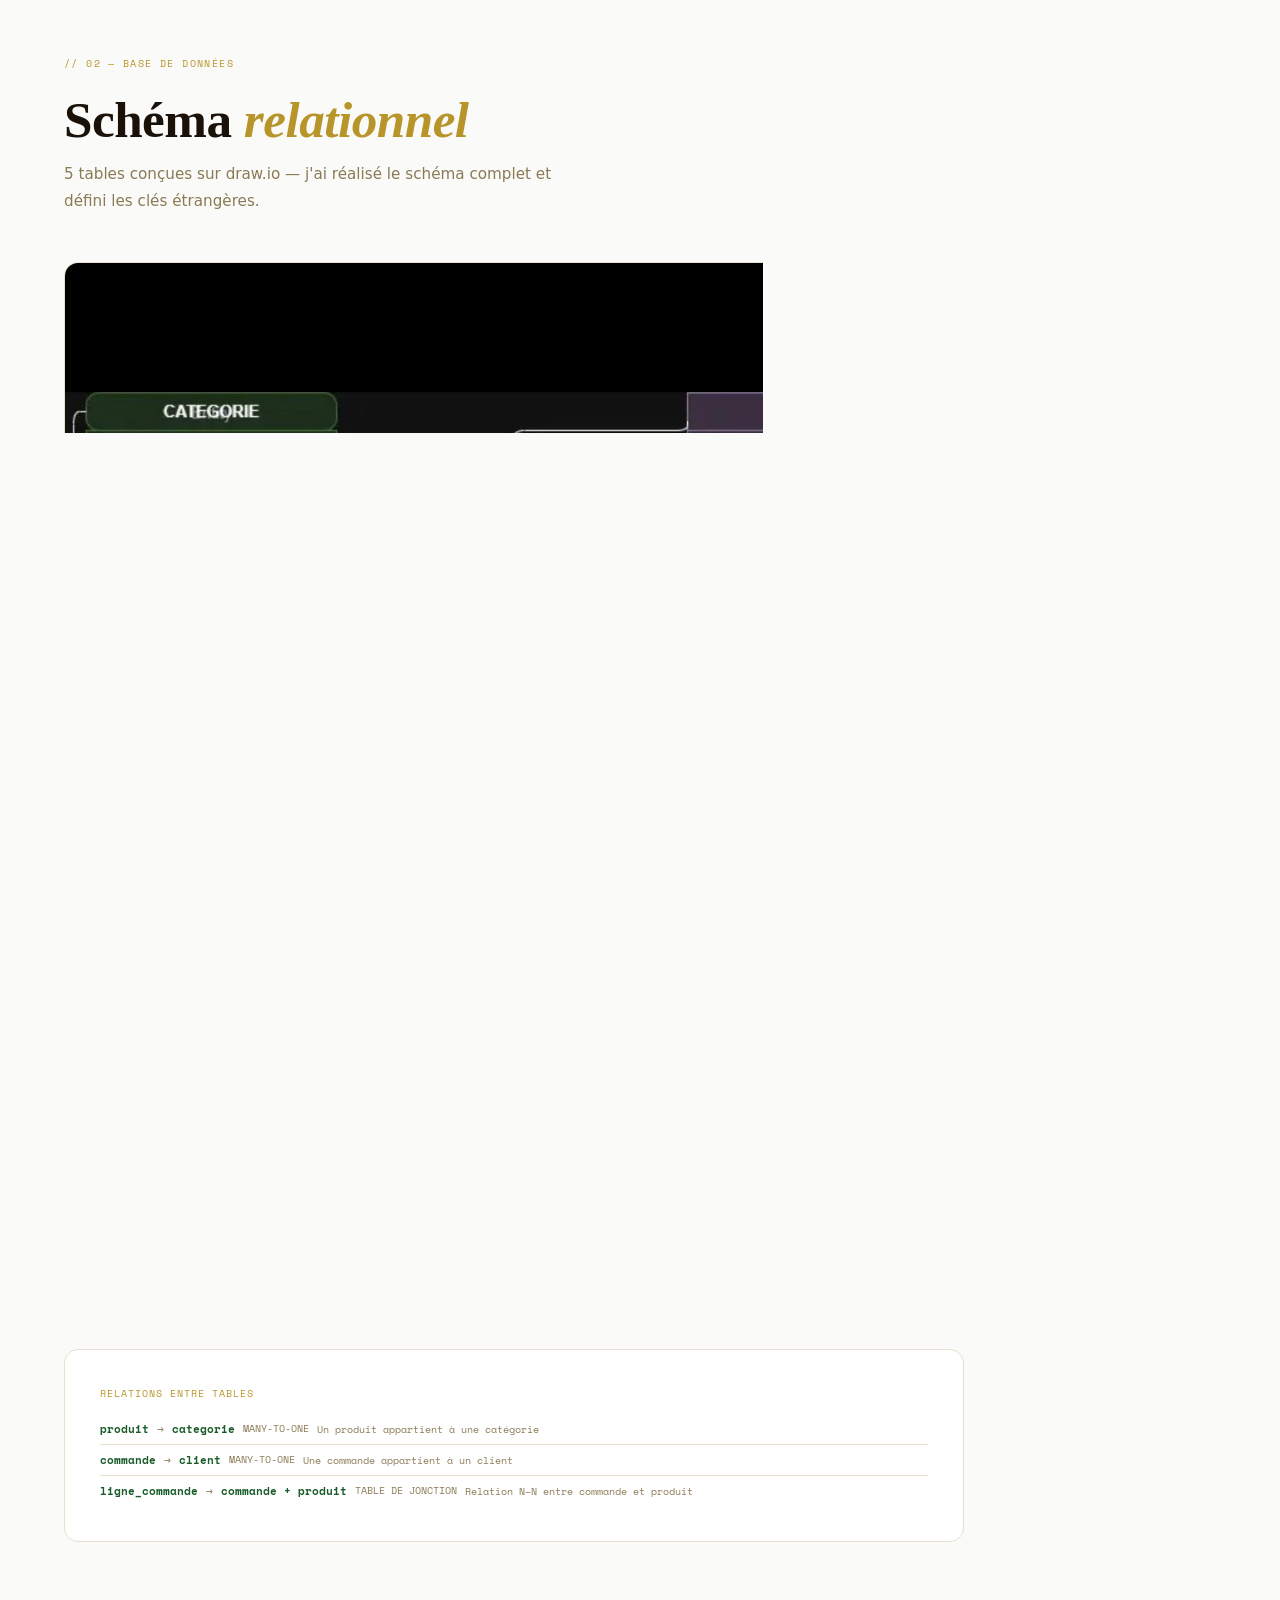
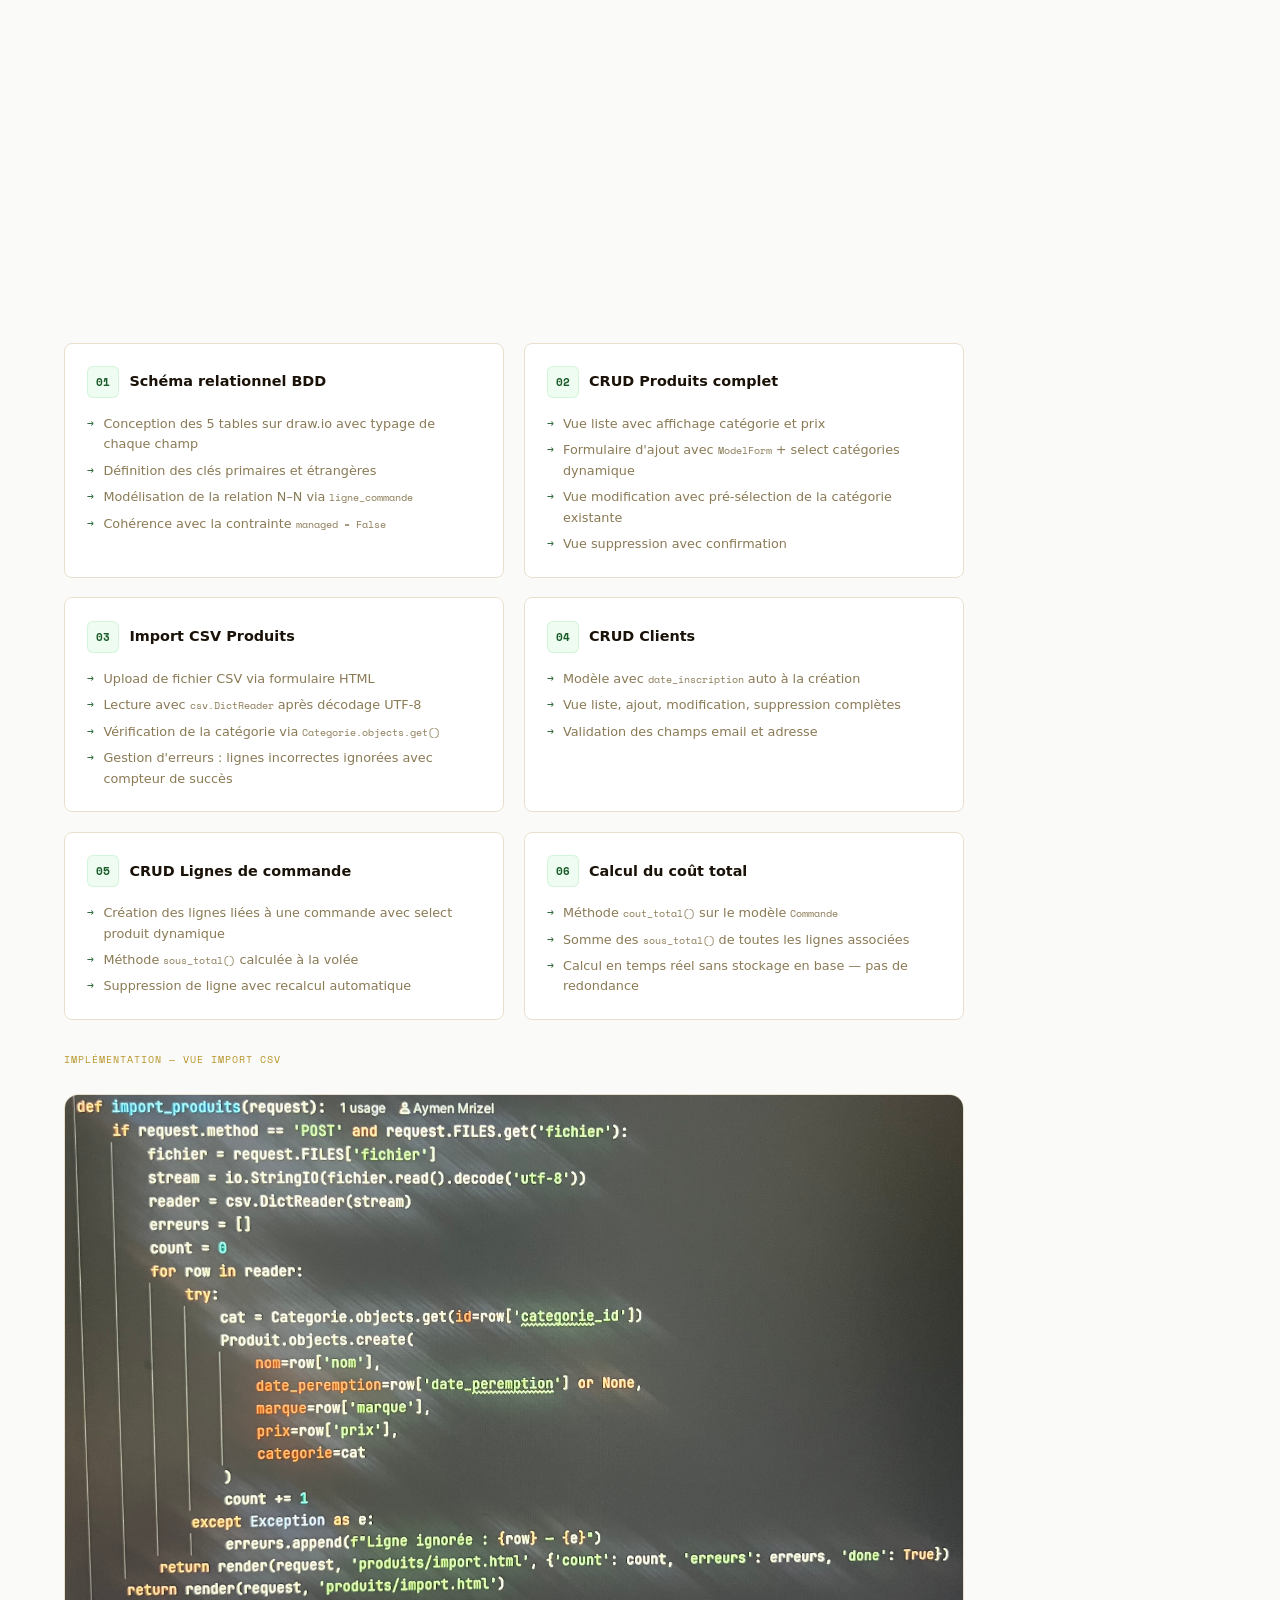
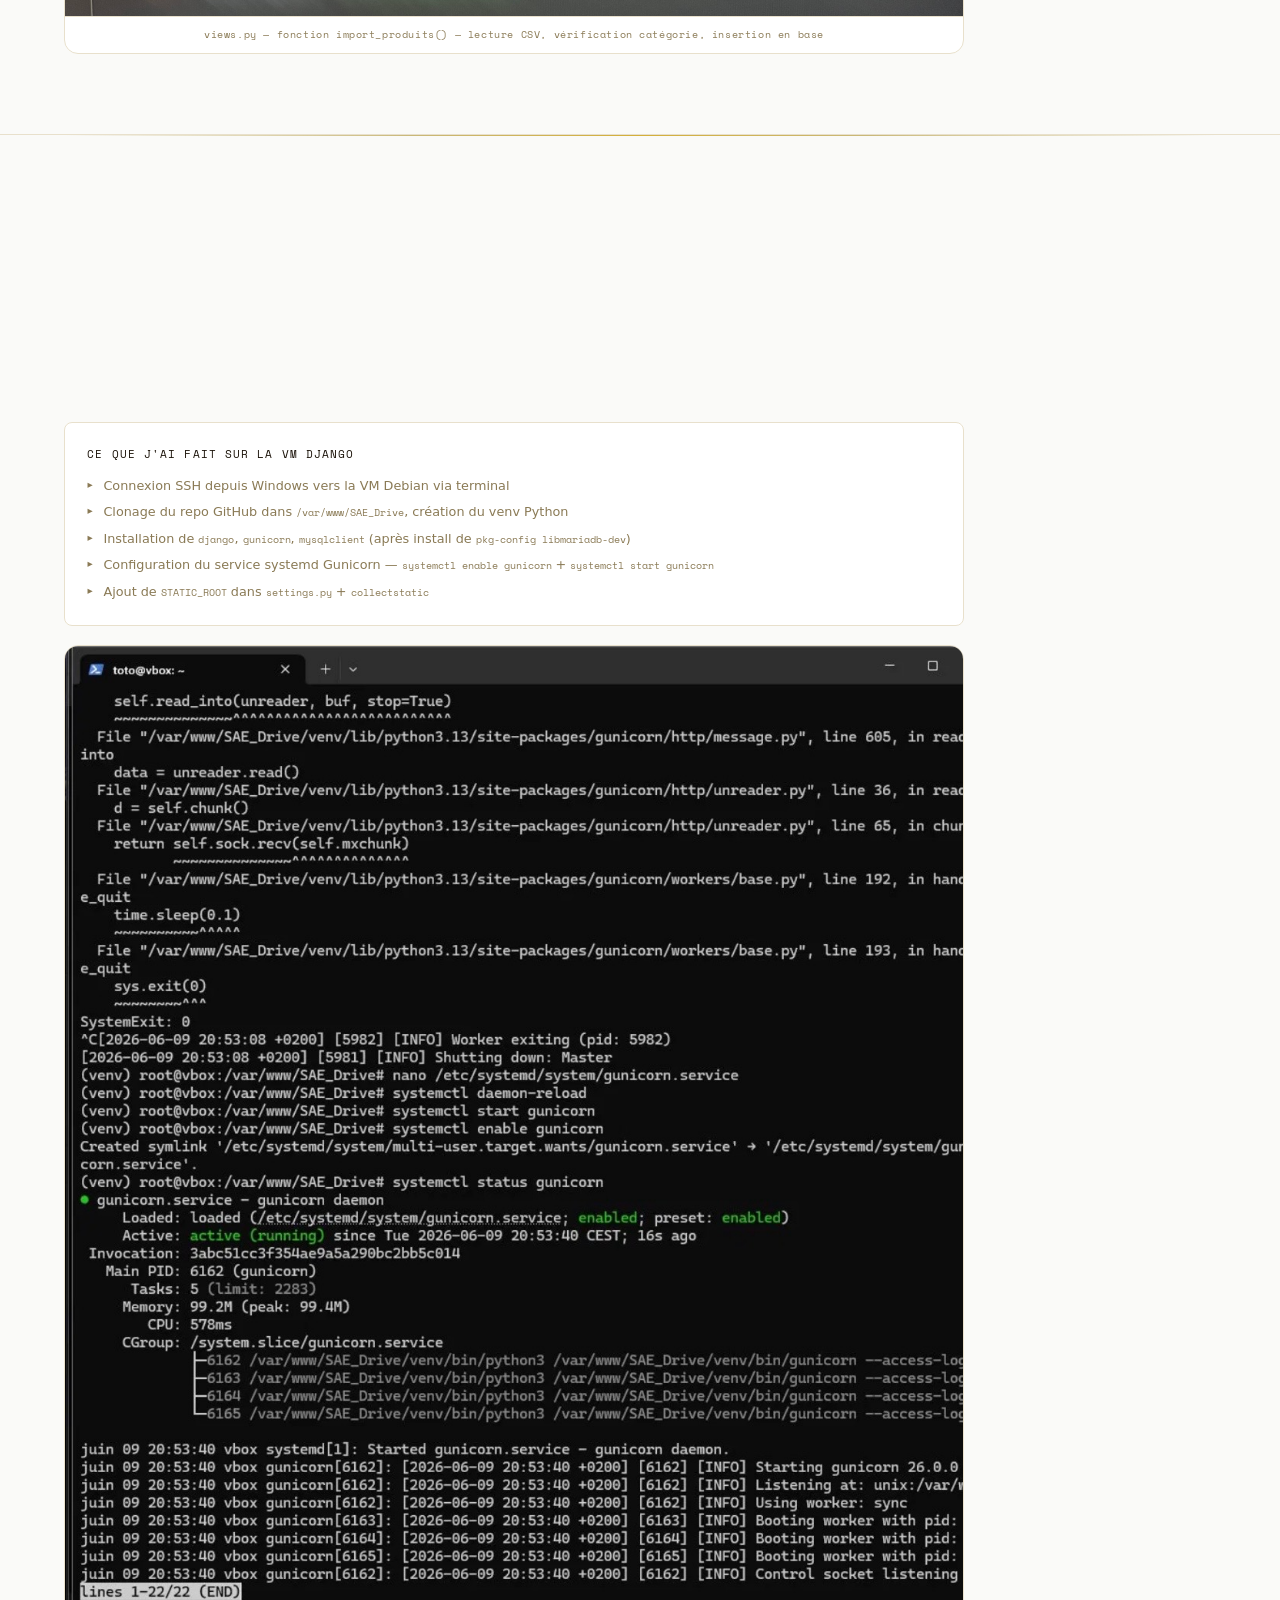
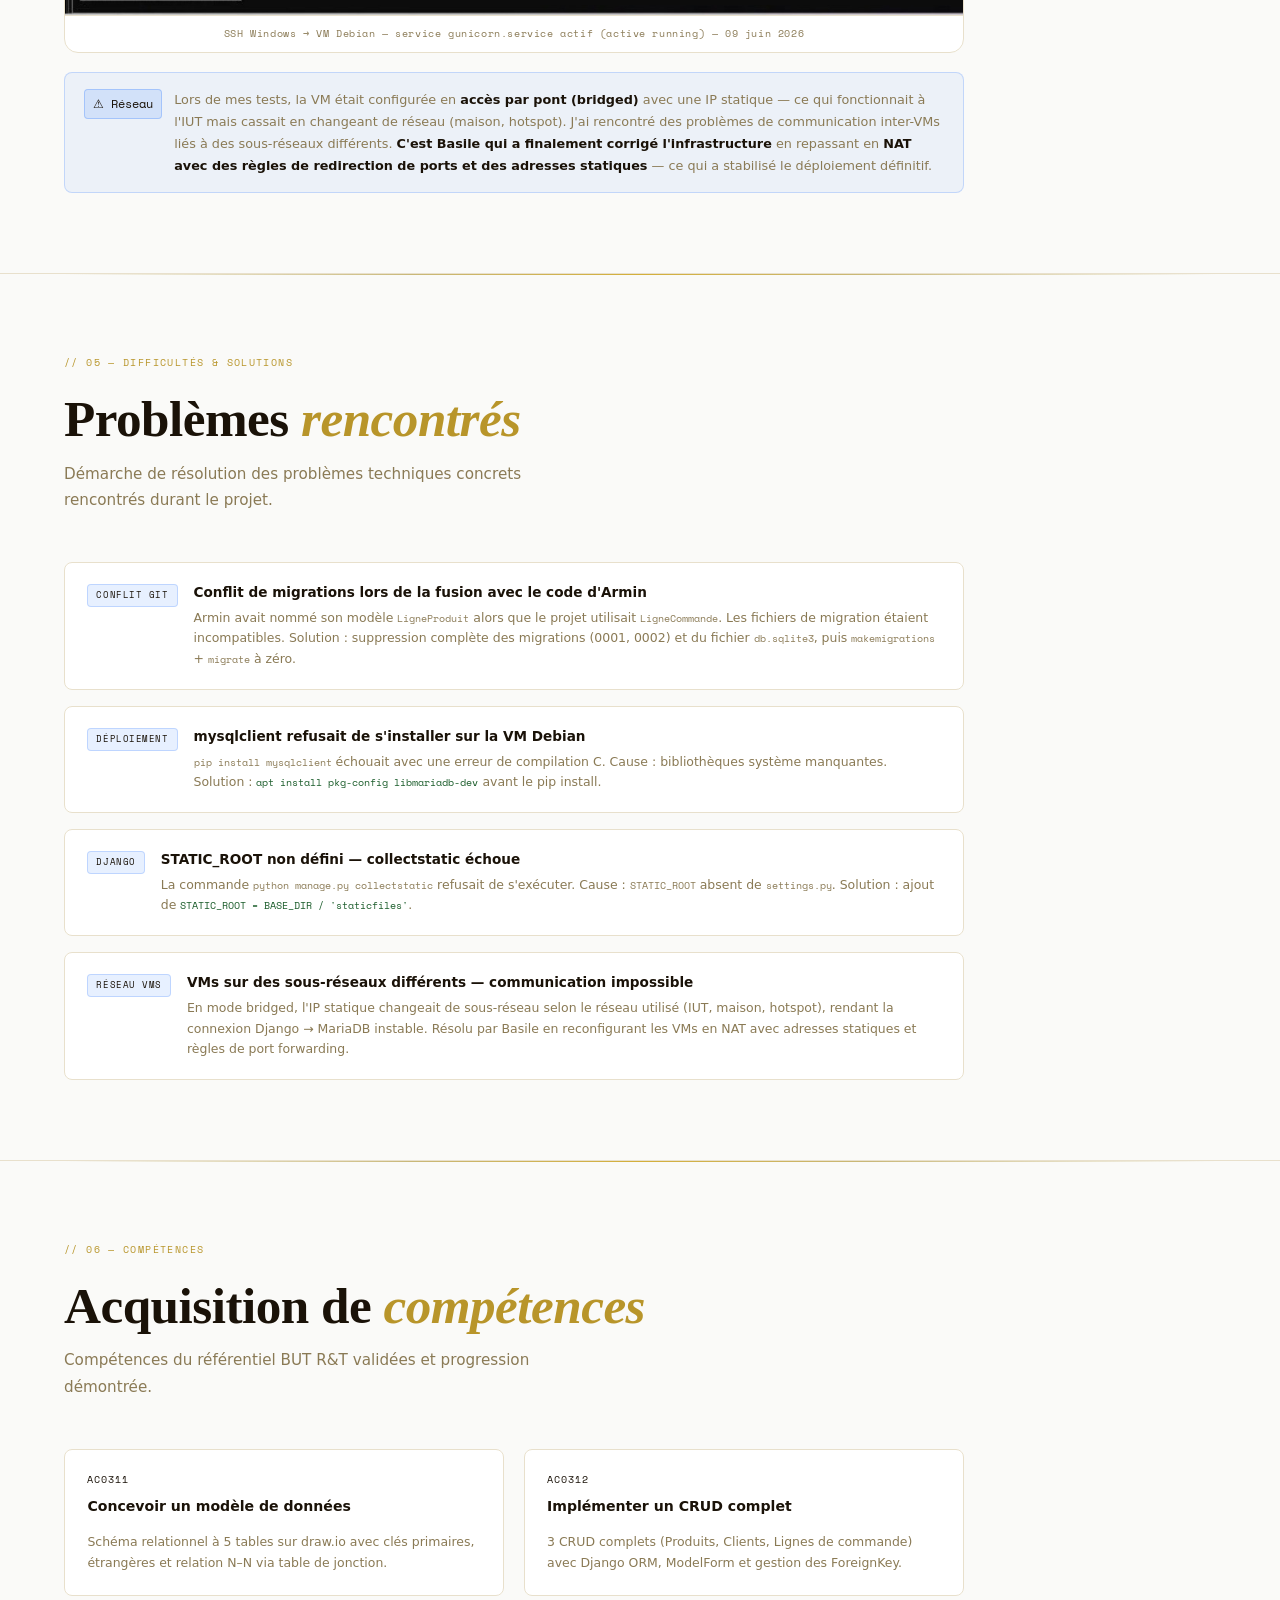
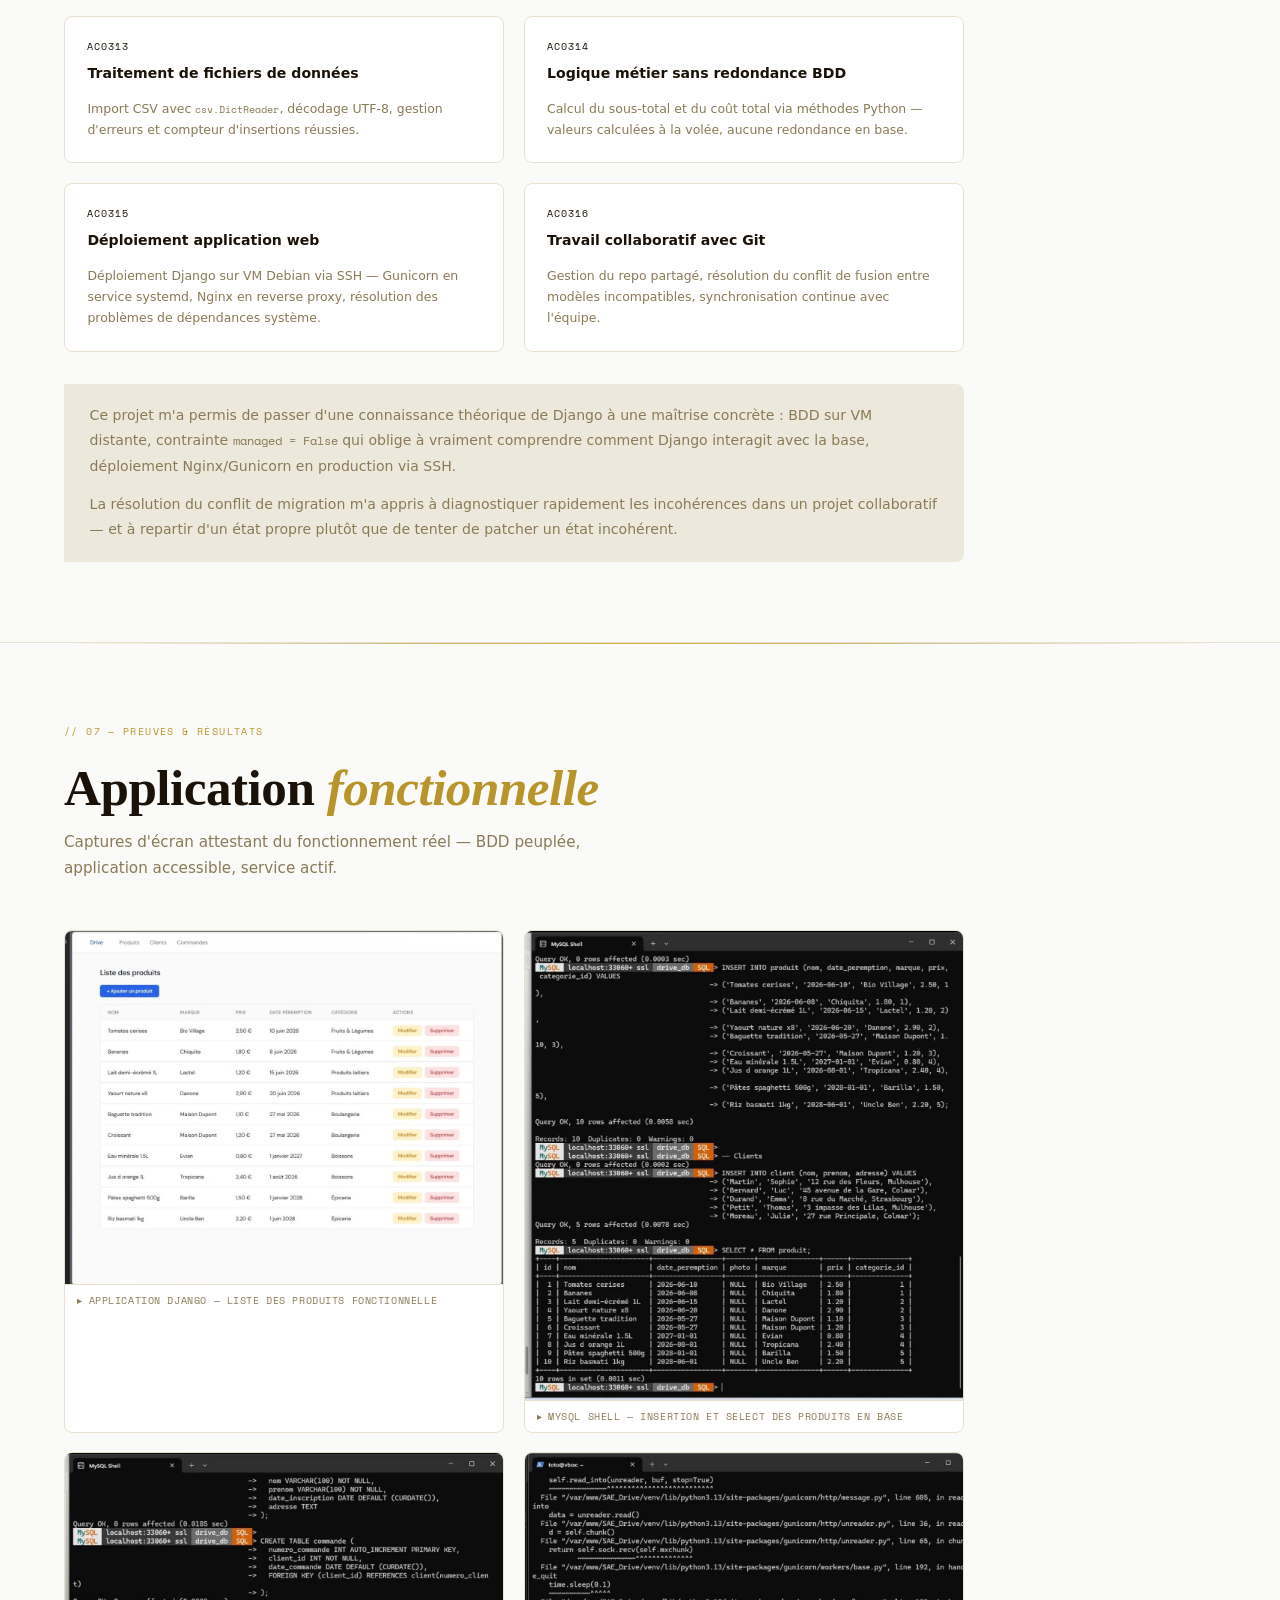
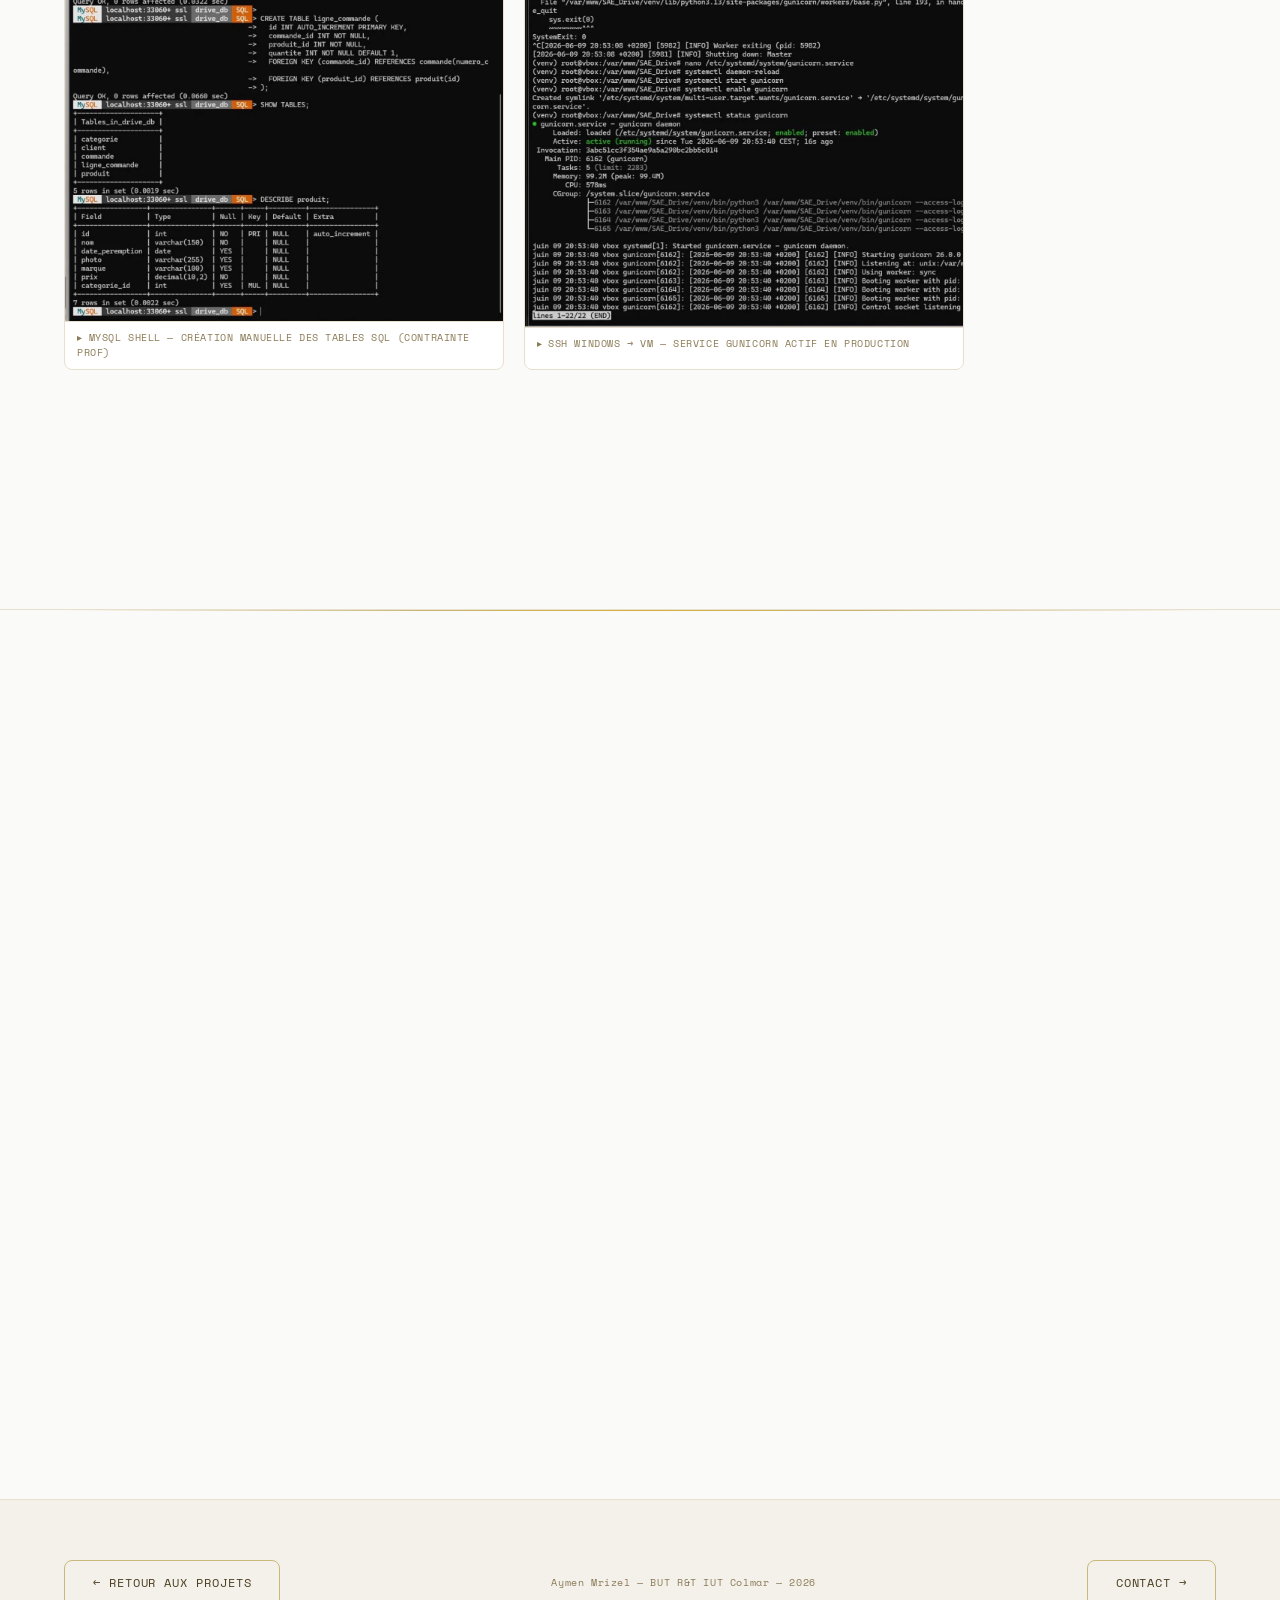
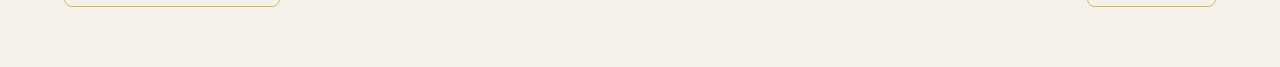
<file: SAE203.html>
<!DOCTYPE html>
<html lang="fr">
<head>
  <meta charset="UTF-8" />
  <meta name="viewport" content="width=device-width, initial-scale=1.0" />
  <title>SAÉ 2.03 — Drive Django | Aymen Mrizel</title>
  <meta name="description" content="Portfolio SAÉ 2.03 — Application web Drive supermarché avec Django, MariaDB et déploiement sur VMs Debian." />
  <meta name="theme-color" content="#040c15" />
  <link rel="icon" href="data:image/svg+xml,<svg xmlns='http://www.w3.org/2000/svg' viewBox='0 0 32 32'><rect width='32' height='32' rx='6' fill='%23040c15'/><text x='16' y='22' text-anchor='middle' font-family='monospace' font-weight='bold' font-size='15' fill='%2300d4ff'>AM</text></svg>" />
  <link rel="preconnect" href="https://fonts.googleapis.com" />
  <link href="https://fonts.googleapis.com/css2?family=Space+Mono:wght@400;700&family=Syne:wght@400;600;700;800&display=swap" rel="stylesheet" />
  <link rel="stylesheet" href="style.css" />

  <style>
    /* ── HERO SAÉ ── */
    .sae-hero {
      padding: calc(var(--nav-h) + 70px) 5vw 60px;
      position: relative; z-index: 1;
      border-bottom: 1px solid var(--border);
    }
    .sae-hero-inner { max-width: 900px; }

    .sae-badge {
      display: inline-flex; align-items: center; gap: 8px;
      font-family: var(--font-mono); font-size: 0.64rem;
      color: var(--green);
      background: rgba(100,220,120,0.06);
      border: 1px solid rgba(100,220,120,0.22);
      padding: 4px 12px; border-radius: 4px;
      letter-spacing: 0.1em; text-transform: uppercase;
      margin-bottom: 1.4rem;
    }
    .sae-badge::before {
      content: ''; width: 6px; height: 6px;
      background: var(--green); border-radius: 50%;
    }

    .sae-hero h1 {
      font-size: clamp(2rem, 5vw, 3.6rem); font-weight: 800;
      line-height: 1.08; letter-spacing: -0.025em; margin-bottom: 1rem;
    }
    .sae-hero h1 em { font-style: normal; color: var(--green); }

    .sae-hero-desc {
      color: var(--text-muted); font-size: 1rem;
      max-width: 640px; line-height: 1.75; margin-bottom: 2rem;
    }

    .sae-meta-grid {
      display: flex; flex-wrap: wrap; gap: 2rem;
      margin-top: 2rem; padding-top: 2rem;
      border-top: 1px solid var(--border);
    }
    .sae-meta-item { display: flex; flex-direction: column; gap: 4px; }
    .sae-meta-label {
      font-family: var(--font-mono); font-size: 0.62rem;
      color: var(--text-muted); text-transform: uppercase; letter-spacing: 0.1em;
    }
    .sae-meta-value { font-size: 0.92rem; font-weight: 600; color: var(--text); }

    /* ── SECTIONS ── */
    .sae-section {
      padding: 80px 5vw; position: relative; z-index: 1;
      border-bottom: 1px solid var(--border);
    }
    .sae-section:last-of-type { border-bottom: none; }
    .sae-section-inner { max-width: 900px; }

    /* ── TASKS ── */
    .tasks-grid {
      display: grid; grid-template-columns: 1fr 1fr;
      gap: 1.2rem; margin-top: 1.6rem;
    }
    @media(max-width:640px){ .tasks-grid { grid-template-columns:1fr; } }

    .task-card {
      background: var(--card); border: 1px solid var(--border);
      border-radius: var(--radius); padding: 1.4rem;
      transition: border-color 0.2s, box-shadow 0.2s;
    }
    .task-card:hover {
      border-color: rgba(100,220,120,0.25);
      box-shadow: 0 4px 20px rgba(100,220,120,0.06);
    }
    .task-card-header {
      display: flex; align-items: center; gap: 10px; margin-bottom: 1rem;
    }
    .task-icon {
      width: 32px; height: 32px;
      background: rgba(100,220,120,0.1); border: 1px solid rgba(100,220,120,0.2);
      border-radius: 6px; display: flex; align-items: center; justify-content: center;
      font-family: var(--font-mono); font-size: 0.7rem; color: var(--green);
      font-weight: 700; flex-shrink: 0;
    }
    .task-card-title { font-size: 0.9rem; font-weight: 700; color: var(--text); }
    .task-card ul { list-style: none; display: flex; flex-direction: column; gap: 6px; }
    .task-card ul li {
      font-size: 0.8rem; color: var(--text-muted); line-height: 1.6;
      padding-left: 1rem; position: relative;
    }
    .task-card ul li::before {
      content: '→'; position: absolute; left: 0;
      color: var(--green); font-family: var(--font-mono); font-size: 0.7rem;
    }

    /* ── SCHEMA IMAGE ── */
    .schema-img-wrapper {
      margin-top: 1.6rem;
      background: var(--card); border: 1px solid var(--border);
      border-radius: var(--radius-lg); overflow: hidden;
      transition: border-color 0.2s;
    }
    .schema-img-wrapper:hover { border-color: var(--border-bright); }
    .schema-img-wrapper img { width: 100%; height: auto; display: block; }
    .schema-img-caption {
      padding: 10px 16px;
      font-family: var(--font-mono); font-size: 0.62rem;
      color: var(--text-muted); text-align: center;
      border-top: 1px solid var(--border); letter-spacing: 0.06em;
    }

    /* Relations */
    .relation-line {
      font-family: var(--font-mono); font-size: 0.7rem;
      color: var(--text-muted); padding: 6px 0;
      border-bottom: 1px solid var(--border);
      display: flex; align-items: center; gap: 8px;
    }
    .relation-line:last-child { border-bottom: none; }
    .rel-table { color: var(--green); font-weight: 700; }
    .rel-arrow { color: var(--purple); }
    .rel-type { color: var(--cyan); font-size: 0.6rem; }

    /* ── PROOF IMAGE ── */
    .proof-img-grid {
      display: grid; grid-template-columns: 1fr 1fr;
      gap: 1.2rem; margin-top: 1.6rem;
    }
    @media(max-width:640px){ .proof-img-grid { grid-template-columns:1fr; } }

    .proof-img-card {
      background: var(--card); border: 1px solid var(--border);
      border-radius: var(--radius); overflow: hidden;
      transition: border-color 0.2s, box-shadow 0.2s;
    }
    .proof-img-card:hover {
      border-color: var(--border-bright);
      box-shadow: 0 4px 20px rgba(0,0,0,0.4);
    }
    .proof-img-card img { width: 100%; height: auto; display: block; }
    .proof-img-label {
      padding: 8px 12px;
      font-family: var(--font-mono); font-size: 0.6rem;
      color: var(--text-muted); border-top: 1px solid var(--border);
      letter-spacing: 0.06em; text-transform: uppercase;
    }
    .proof-img-label span { color: var(--cyan); margin-right: 6px; }

    /* Proof cards texte */
    .proof-grid { display: grid; grid-template-columns: 1fr 1fr; gap: 1.2rem; margin-top: 1.6rem; }
    @media(max-width:640px){ .proof-grid { grid-template-columns:1fr; } }
    .proof-card {
      background: var(--card); border: 1px solid var(--border);
      border-radius: var(--radius); padding: 1.2rem;
      display: flex; flex-direction: column; gap: 8px;
    }
    .proof-card-label {
      font-family: var(--font-mono); font-size: 0.6rem;
      color: var(--text-muted); text-transform: uppercase; letter-spacing: 0.08em;
    }
    .proof-card-value { font-size: 0.82rem; color: var(--text); line-height: 1.6; }
    .proof-card a {
      color: var(--cyan); text-decoration: underline;
      text-underline-offset: 3px; font-size: 0.78rem;
      font-family: var(--font-mono); transition: opacity 0.2s;
    }
    .proof-card a:hover { opacity: 0.7; }

    /* ── CODE ── */
    .code-block {
      background: var(--bg3); border: 1px solid var(--border);
      border-radius: var(--radius); padding: 1.2rem 1.4rem;
      font-family: var(--font-mono); font-size: 0.72rem;
      color: var(--text-muted); line-height: 1.8; overflow-x: auto; margin-top: 1rem;
    }
    .code-block .kw { color: var(--purple); }
    .code-block .fn { color: var(--cyan); }
    .code-block .st { color: var(--green); }
    .code-block .cm { color: #3a5a7a; }

    /* ── COMPÉTENCES ── */
    .competences-grid {
      display: grid; grid-template-columns: 1fr 1fr;
      gap: 1.2rem; margin-top: 1.6rem;
    }
    @media(max-width:640px){ .competences-grid { grid-template-columns:1fr; } }
    .competence-card {
      background: var(--card); border: 1px solid var(--border);
      border-radius: var(--radius); padding: 1.4rem;
    }
    .competence-ac {
      font-family: var(--font-mono); font-size: 0.6rem; color: var(--cyan);
      text-transform: uppercase; letter-spacing: 0.1em; margin-bottom: 0.5rem;
    }
    .competence-title { font-size: 0.88rem; font-weight: 700; color: var(--text); margin-bottom: 0.8rem; }
    .competence-desc { font-size: 0.78rem; color: var(--text-muted); line-height: 1.7; }

    /* ── DIFFICULTÉS ── */
    .problems-list { display: flex; flex-direction: column; gap: 1rem; margin-top: 1.6rem; }
    .problem-item {
      background: var(--card); border: 1px solid var(--border);
      border-radius: var(--radius); padding: 1.2rem 1.4rem;
      display: grid; grid-template-columns: auto 1fr;
      gap: 1rem; align-items: start;
    }
    .problem-label {
      font-family: var(--font-mono); font-size: 0.58rem;
      background: rgba(26,108,255,0.1); border: 1px solid rgba(26,108,255,0.2);
      color: var(--blue); padding: 3px 8px; border-radius: 4px;
      text-transform: uppercase; letter-spacing: 0.06em; white-space: nowrap; margin-top: 2px;
    }
    .problem-content strong { display: block; font-size: 0.85rem; color: var(--text); margin-bottom: 4px; }
    .problem-content p { font-size: 0.78rem; color: var(--text-muted); line-height: 1.65; }

    /* ── RÉFLEXION ── */
    .reflexion-block {
      background: var(--bg3); border-left: 3px solid var(--cyan);
      padding: 1.2rem 1.6rem; border-radius: 0 var(--radius) var(--radius) 0;
      margin-top: 1.6rem;
    }
    .reflexion-block p { font-size: 0.88rem; color: var(--text-muted); line-height: 1.8; }
    .reflexion-block p + p { margin-top: 0.8rem; }

    /* ── ENGLISH ── */
    .english-box {
      background: var(--card); border: 1px solid var(--border-bright);
      border-radius: var(--radius-lg); padding: 2rem;
      position: relative; overflow: hidden; margin-top: 2rem;
    }
    .english-box::before {
      content: ''; position: absolute; top: 0; left: 0; right: 0;
      height: 2px; background: linear-gradient(90deg, var(--green), var(--cyan));
    }
    .english-flag {
      font-family: var(--font-mono); font-size: 0.62rem; color: var(--text-muted);
      text-transform: uppercase; letter-spacing: 0.1em;
      margin-bottom: 1rem; display: flex; align-items: center; gap: 6px;
    }
    .english-flag::before { content: '🇬🇧'; font-size: 0.9rem; }
    .english-box p { font-size: 0.9rem; color: var(--text-muted); line-height: 1.85; }
    .english-box p + p { margin-top: 1rem; }

    /* ── BREADCRUMB ── */
    .sae-breadcrumb {
      font-family: var(--font-mono); font-size: 0.67rem;
      color: var(--text-muted); letter-spacing: 0.1em;
      margin-bottom: 1.2rem; display: flex; align-items: center; gap: 0.4rem;
    }
    .sae-breadcrumb a { color: var(--cyan); transition: opacity 0.2s; }
    .sae-breadcrumb a:hover { opacity: 0.7; }

    /* ── FOOTER ── */
    .sae-footer {
      padding: 60px 5vw; position: relative; z-index: 1;
      border-top: 1px solid var(--border);
      display: flex; align-items: center;
      justify-content: space-between; flex-wrap: wrap; gap: 1rem;
    }
    .sae-footer-copy {
      font-family: var(--font-mono); font-size: 0.64rem;
      color: var(--text-muted); letter-spacing: 0.06em;
    }

    /* ── DEPLOYMENT CARD ── */
    .deploy-card {
      background: var(--card); border: 1px solid var(--border);
      border-radius: var(--radius); padding: 1.4rem; margin-top: 1.2rem;
    }
    .deploy-card-title {
      font-family: var(--font-mono); font-size: 0.68rem; color: var(--cyan);
      text-transform: uppercase; letter-spacing: 0.1em; margin-bottom: 0.8rem;
    }
    .deploy-card ul { list-style: none; display: flex; flex-direction: column; gap: 6px; }
    .deploy-card ul li {
      font-size: 0.8rem; color: var(--text-muted); line-height: 1.6;
      padding-left: 1rem; position: relative;
    }
    .deploy-card ul li::before {
      content: '▸'; position: absolute; left: 0;
      color: var(--blue); font-size: 0.65rem;
    }

    /* SSH warning banner */
    .ssh-banner {
      display: flex; align-items: flex-start; gap: 12px;
      background: rgba(26,108,255,0.06); border: 1px solid rgba(26,108,255,0.2);
      border-radius: var(--radius); padding: 1rem 1.2rem; margin-top: 1.2rem;
    }
    .ssh-banner-icon {
      font-family: var(--font-mono); font-size: 0.75rem; color: var(--blue);
      background: rgba(26,108,255,0.12); border: 1px solid rgba(26,108,255,0.25);
      padding: 4px 8px; border-radius: 4px; white-space: nowrap; flex-shrink: 0;
    }
    .ssh-banner p { font-size: 0.8rem; color: var(--text-muted); line-height: 1.7; }
  </style>
</head>
<body>

  <!-- ── NAV ── -->
  <nav>
    <a href="index.html" class="nav-logo">AM<span>.</span>portfolio</a>
    <ul class="nav-links">
      <li><a href="index.html#parcours">Parcours</a></li>
      <li><a href="index.html#competences">Compétences</a></li>
      <li><a href="Projets.html" class="active">Projets</a></li>
      <li><a href="index.html#contact">Contact</a></li>
    </ul>
    <a href="Mon%20CV.pdf" class="nav-cv" target="_blank" rel="noopener noreferrer">↓ CV</a>
    <div class="hamburger" aria-label="Menu"><span></span><span></span><span></span></div>
  </nav>

  <div class="mobile-menu">
    <a href="index.html">Accueil</a>
    <a href="index.html#parcours">Parcours</a>
    <a href="index.html#competences">Compétences</a>
    <a href="Projets.html">Projets</a>
    <a href="index.html#contact">Contact</a>
    <a href="Mon%20CV.pdf" target="_blank" rel="noopener noreferrer">↓ Télécharger CV</a>
  </div>

  <!-- ── HERO ── -->
  <div class="sae-hero">
    <div class="sae-hero-inner">
      <div class="sae-breadcrumb">
        <a href="index.html">Accueil</a><span>/</span>
        <a href="Projets.html">Projets</a><span>/</span>
        <span>SAÉ 2.03</span>
      </div>
      <div class="sae-badge">SAÉ 2.03 — Développement Web</div>
      <h1>Application Drive<br /><em>Supermarché</em></h1>
      <p class="sae-hero-desc">
        Conception et déploiement d'une application web complète de gestion d'un drive de supermarché. Stack Django + MariaDB sur deux VMs Debian — avec CRUD, import CSV et déploiement Nginx/Gunicorn.
      </p>
      <div class="project-stack" style="margin-bottom:1.6rem;">
        <span class="tag green">Django</span>
        <span class="tag green">Python</span>
        <span class="tag accent">MariaDB</span>
        <span class="tag accent">Nginx</span>
        <span class="tag accent">Gunicorn</span>
        <span class="tag">Debian</span>
        <span class="tag">VirtualBox</span>
        <span class="tag">SSH</span>
        <span class="tag">GitHub</span>
      </div>
      <div class="sae-meta-grid">
        <div class="sae-meta-item">
          <span class="sae-meta-label">Compétence BUT R&T</span>
          <span class="sae-meta-value">RT3 — Administrer les systèmes</span>
        </div>
        <div class="sae-meta-item">
          <span class="sae-meta-label">Groupe</span>
          <span class="sae-meta-value">Aymen · Armin · Basile</span>
        </div>
        <div class="sae-meta-item">
          <span class="sae-meta-label">Durée</span>
          <span class="sae-meta-value">Mai – Juin 2026</span>
        </div>
        <div class="sae-meta-item">
          <span class="sae-meta-label">Rendu</span>
          <span class="sae-meta-value">13 juin 2026</span>
        </div>
        <div class="sae-meta-item">
          <span class="sae-meta-label">Dépôt</span>
          <a href="https://github.com/Basile-123/SAE_Drive" target="_blank" rel="noopener noreferrer" style="color:var(--cyan);font-family:var(--font-mono);font-size:0.78rem;">github.com/Basile-123/SAE_Drive ↗</a>
        </div>
      </div>
    </div>
  </div>

  <div class="divider"></div>

  <!-- ══ 01 — CONTEXTE ══ -->
  <section class="sae-section">
    <div class="sae-section-inner">
      <div class="section-label reveal">// 01 — Contexte</div>
      <h2 class="section-title reveal">Présentation du <em>projet</em></h2>
      <p class="section-sub reveal">Cadre académique, objectif et contraintes techniques imposées.</p>

      <div class="project-detail reveal" style="margin-top:2rem;">
        <div class="project-detail-body" style="grid-template-columns:1fr 1fr;">
          <div>
            <div class="detail-section-title">Objectif</div>
            <ul class="detail-list">
              <li>Développer une application web de gestion d'un drive permettant aux clients de passer des commandes en ligne</li>
              <li>Déployer l'application sur une infrastructure à deux VMs VirtualBox sous Debian</li>
              <li>Travailler en équipe avec GitHub comme outil de collaboration</li>
            </ul>
          </div>
          <div>
            <div class="detail-section-title">Contraintes imposées</div>
            <ul class="detail-list">
              <li><strong style="color:var(--text)">Tables SQL manuelles</strong> — Django ne crée pas les tables, elles sont créées en SQL brut (<code style="color:var(--cyan);font-family:var(--font-mono);font-size:0.75em;">managed = False</code>)</li>
              <li><strong style="color:var(--text)">Stack imposée</strong> — Django (pas Flask), MariaDB/MySQL</li>
              <li><strong style="color:var(--text)">Deux VMs obligatoires</strong> — une BDD, une app</li>
              <li><strong style="color:var(--text)">Repo GitHub unique</strong> pour tout le groupe</li>
            </ul>
          </div>
          <div>
            <div class="detail-section-title">Répartition des rôles</div>
            <ul class="detail-list">
              <li><strong style="color:var(--text)">Aymen</strong> — Schéma BDD, CRUD Produits + CSV, CRUD Clients, CRUD Lignes de commande, calcul coût total</li>
              <li><strong style="color:var(--text)">Armin</strong> — CRUD Commandes, modèles, interface HTML/CSS</li>
              <li><strong style="color:var(--text)">Basile</strong> — CRUD Catégories, configuration des deux VMs, déploiement MariaDB + Nginx/Gunicorn en NAT</li>
            </ul>
          </div>
          <div>
            <div class="detail-section-title">Architecture de déploiement</div>
            <ul class="detail-list">
              <li><strong style="color:var(--text)">VM1</strong> — Debian + MariaDB (base : <code style="color:var(--cyan);font-family:var(--font-mono);font-size:0.75em;">drive_db</code>)</li>
              <li><strong style="color:var(--text)">VM2</strong> — Debian + Django + Nginx + Gunicorn (reverse proxy → socket Unix)</li>
              <li>Réseau VirtualBox NAT avec adresses statiques configurées par Basile</li>
            </ul>
          </div>
        </div>
      </div>
    </div>
  </section>

  <div class="divider"></div>

  <!-- ══ 02 — SCHÉMA BDD ══ -->
  <section class="sae-section">
    <div class="sae-section-inner">
      <div class="section-label reveal">// 02 — Base de données</div>
      <h2 class="section-title reveal">Schéma <em>relationnel</em></h2>
      <p class="section-sub reveal">5 tables conçues sur draw.io — j'ai réalisé le schéma complet et défini les clés étrangères.</p>

      <div class="schema-img-wrapper reveal">
        <img src="ShemaRelationnelSAE2.03.jpg" alt="Schéma relationnel de la base de données drive_db — 5 tables : categorie, produit, client, commande, ligne_commande" loading="lazy" />
        <div class="schema-img-caption">Schéma relationnel — draw.io — 5 tables, relations FK et N–N via LIGNECOMMANDE</div>
      </div>

      <div class="project-detail reveal" style="margin-top:1.6rem;">
        <div class="detail-section-title" style="margin-bottom:0.8rem;">Relations entre tables</div>
        <div class="relation-line">
          <span class="rel-table">produit</span><span class="rel-arrow">→</span>
          <span class="rel-table">categorie</span>
          <span class="rel-type">MANY-TO-ONE</span>
          <span style="color:var(--text-muted);font-size:0.65rem;">Un produit appartient à une catégorie</span>
        </div>
        <div class="relation-line">
          <span class="rel-table">commande</span><span class="rel-arrow">→</span>
          <span class="rel-table">client</span>
          <span class="rel-type">MANY-TO-ONE</span>
          <span style="color:var(--text-muted);font-size:0.65rem;">Une commande appartient à un client</span>
        </div>
        <div class="relation-line">
          <span class="rel-table">ligne_commande</span><span class="rel-arrow">→</span>
          <span class="rel-table">commande + produit</span>
          <span class="rel-type">TABLE DE JONCTION</span>
          <span style="color:var(--text-muted);font-size:0.65rem;">Relation N–N entre commande et produit</span>
        </div>
      </div>
    </div>
  </section>

  <div class="divider"></div>

  <!-- ══ 03 — MES CONTRIBUTIONS ══ -->
  <section class="sae-section">
    <div class="sae-section-inner">
      <div class="section-label reveal">// 03 — Mes contributions</div>
      <h2 class="section-title reveal">Ce que j'ai <em>réalisé</em></h2>
      <p class="section-sub reveal">Détail précis des tâches que j'ai personnellement développées dans ce projet.</p>

      <div class="tasks-grid">
        <div class="task-card reveal">
          <div class="task-card-header">
            <div class="task-icon">01</div>
            <div class="task-card-title">Schéma relationnel BDD</div>
          </div>
          <ul>
            <li>Conception des 5 tables sur draw.io avec typage de chaque champ</li>
            <li>Définition des clés primaires et étrangères</li>
            <li>Modélisation de la relation N–N via <code style="color:var(--cyan);font-family:var(--font-mono);font-size:0.75em;">ligne_commande</code></li>
            <li>Cohérence avec la contrainte <code style="color:var(--cyan);font-family:var(--font-mono);font-size:0.75em;">managed = False</code></li>
          </ul>
        </div>

        <div class="task-card reveal">
          <div class="task-card-header">
            <div class="task-icon">02</div>
            <div class="task-card-title">CRUD Produits complet</div>
          </div>
          <ul>
            <li>Vue liste avec affichage catégorie et prix</li>
            <li>Formulaire d'ajout avec <code style="color:var(--cyan);font-family:var(--font-mono);font-size:0.75em;">ModelForm</code> + select catégories dynamique</li>
            <li>Vue modification avec pré-sélection de la catégorie existante</li>
            <li>Vue suppression avec confirmation</li>
          </ul>
        </div>

        <div class="task-card reveal">
          <div class="task-card-header">
            <div class="task-icon">03</div>
            <div class="task-card-title">Import CSV Produits</div>
          </div>
          <ul>
            <li>Upload de fichier CSV via formulaire HTML</li>
            <li>Lecture avec <code style="color:var(--cyan);font-family:var(--font-mono);font-size:0.75em;">csv.DictReader</code> après décodage UTF-8</li>
            <li>Vérification de la catégorie via <code style="color:var(--cyan);font-family:var(--font-mono);font-size:0.75em;">Categorie.objects.get()</code></li>
            <li>Gestion d'erreurs : lignes incorrectes ignorées avec compteur de succès</li>
          </ul>
        </div>

        <div class="task-card reveal">
          <div class="task-card-header">
            <div class="task-icon">04</div>
            <div class="task-card-title">CRUD Clients</div>
          </div>
          <ul>
            <li>Modèle avec <code style="color:var(--cyan);font-family:var(--font-mono);font-size:0.75em;">date_inscription</code> auto à la création</li>
            <li>Vue liste, ajout, modification, suppression complètes</li>
            <li>Validation des champs email et adresse</li>
          </ul>
        </div>

        <div class="task-card reveal">
          <div class="task-card-header">
            <div class="task-icon">05</div>
            <div class="task-card-title">CRUD Lignes de commande</div>
          </div>
          <ul>
            <li>Création des lignes liées à une commande avec select produit dynamique</li>
            <li>Méthode <code style="color:var(--cyan);font-family:var(--font-mono);font-size:0.75em;">sous_total()</code> calculée à la volée</li>
            <li>Suppression de ligne avec recalcul automatique</li>
          </ul>
        </div>

        <div class="task-card reveal">
          <div class="task-card-header">
            <div class="task-icon">06</div>
            <div class="task-card-title">Calcul du coût total</div>
          </div>
          <ul>
            <li>Méthode <code style="color:var(--cyan);font-family:var(--font-mono);font-size:0.75em;">cout_total()</code> sur le modèle <code style="color:var(--cyan);font-family:var(--font-mono);font-size:0.75em;">Commande</code></li>
            <li>Somme des <code style="color:var(--cyan);font-family:var(--font-mono);font-size:0.75em;">sous_total()</code> de toutes les lignes associées</li>
            <li>Calcul en temps réel sans stockage en base — pas de redondance</li>
          </ul>
        </div>
      </div>

      <!-- Import CSV image -->
      <div class="reveal" style="margin-top:2rem;">
        <div class="detail-section-title" style="margin-bottom:0.8rem;">Implémentation — vue import CSV</div>
        <div class="schema-img-wrapper">
          <img src="ImportCSVstructureSAE2.03.jpeg" alt="Code Python de la vue import_produits — csv.DictReader, gestion d'erreurs, compteur" loading="lazy" />
          <div class="schema-img-caption">views.py — fonction import_produits() — lecture CSV, vérification catégorie, insertion en base</div>
        </div>
      </div>
    </div>
  </section>

  <div class="divider"></div>

  <!-- ══ 04 — DÉPLOIEMENT ══ -->
  <section class="sae-section">
    <div class="sae-section-inner">
      <div class="section-label reveal">// 04 — Déploiement</div>
      <h2 class="section-title reveal">VM Django & <em>Gunicorn</em></h2>
      <p class="section-sub reveal">Participation au déploiement de la VM2 via SSH — service Gunicorn actif, résolu par Basile en NAT.</p>

      <div class="deploy-card reveal">
        <div class="deploy-card-title">Ce que j'ai fait sur la VM Django</div>
        <ul>
          <li>Connexion SSH depuis Windows vers la VM Debian via terminal</li>
          <li>Clonage du repo GitHub dans <code style="color:var(--cyan);font-family:var(--font-mono);font-size:0.8em;">/var/www/SAE_Drive</code>, création du venv Python</li>
          <li>Installation de <code style="color:var(--cyan);font-family:var(--font-mono);font-size:0.8em;">django</code>, <code style="color:var(--cyan);font-family:var(--font-mono);font-size:0.8em;">gunicorn</code>, <code style="color:var(--cyan);font-family:var(--font-mono);font-size:0.8em;">mysqlclient</code> (après install de <code style="color:var(--cyan);font-family:var(--font-mono);font-size:0.8em;">pkg-config libmariadb-dev</code>)</li>
          <li>Configuration du service systemd Gunicorn — <code style="color:var(--cyan);font-family:var(--font-mono);font-size:0.8em;">systemctl enable gunicorn</code> + <code style="color:var(--cyan);font-family:var(--font-mono);font-size:0.8em;">systemctl start gunicorn</code></li>
          <li>Ajout de <code style="color:var(--cyan);font-family:var(--font-mono);font-size:0.8em;">STATIC_ROOT</code> dans <code style="color:var(--cyan);font-family:var(--font-mono);font-size:0.8em;">settings.py</code> + <code style="color:var(--cyan);font-family:var(--font-mono);font-size:0.8em;">collectstatic</code></li>
        </ul>
      </div>

      <div class="schema-img-wrapper reveal" style="margin-top:1.2rem;">
        <img src="GunicornviaSSHSAE2.03.jpg" alt="Terminal SSH Windows — systemctl status gunicorn active running sur la VM Debian" loading="lazy" />
        <div class="schema-img-caption">SSH Windows → VM Debian — service gunicorn.service actif (active running) — 09 juin 2026</div>
      </div>

      <div class="ssh-banner reveal">
        <div class="ssh-banner-icon">⚠ Réseau</div>
        <p>
          Lors de mes tests, la VM était configurée en <strong style="color:var(--text)">accès par pont (bridged)</strong> avec une IP statique — ce qui fonctionnait à l'IUT mais cassait en changeant de réseau (maison, hotspot). J'ai rencontré des problèmes de communication inter-VMs liés à des sous-réseaux différents.
          <strong style="color:var(--text)"> C'est Basile qui a finalement corrigé l'infrastructure</strong> en repassant en <strong style="color:var(--text)">NAT avec des règles de redirection de ports et des adresses statiques</strong> — ce qui a stabilisé le déploiement définitif.
        </p>
      </div>
    </div>
  </section>

  <div class="divider"></div>

  <!-- ══ 05 — DIFFICULTÉS ══ -->
  <section class="sae-section">
    <div class="sae-section-inner">
      <div class="section-label reveal">// 05 — Difficultés & solutions</div>
      <h2 class="section-title reveal">Problèmes <em>rencontrés</em></h2>
      <p class="section-sub reveal">Démarche de résolution des problèmes techniques concrets rencontrés durant le projet.</p>

      <div class="problems-list">
        <div class="problem-item reveal">
          <div class="problem-label">Conflit Git</div>
          <div class="problem-content">
            <strong>Conflit de migrations lors de la fusion avec le code d'Armin</strong>
            <p>Armin avait nommé son modèle <code style="color:var(--cyan);font-family:var(--font-mono);font-size:0.78em;">LigneProduit</code> alors que le projet utilisait <code style="color:var(--cyan);font-family:var(--font-mono);font-size:0.78em;">LigneCommande</code>. Les fichiers de migration étaient incompatibles. Solution : suppression complète des migrations (0001, 0002) et du fichier <code style="color:var(--cyan);font-family:var(--font-mono);font-size:0.78em;">db.sqlite3</code>, puis <code style="color:var(--cyan);font-family:var(--font-mono);font-size:0.78em;">makemigrations</code> + <code style="color:var(--cyan);font-family:var(--font-mono);font-size:0.78em;">migrate</code> à zéro.</p>
          </div>
        </div>
        <div class="problem-item reveal">
          <div class="problem-label">Déploiement</div>
          <div class="problem-content">
            <strong>mysqlclient refusait de s'installer sur la VM Debian</strong>
            <p><code style="color:var(--cyan);font-family:var(--font-mono);font-size:0.78em;">pip install mysqlclient</code> échouait avec une erreur de compilation C. Cause : bibliothèques système manquantes. Solution : <code style="color:var(--green);font-family:var(--font-mono);font-size:0.78em;">apt install pkg-config libmariadb-dev</code> avant le pip install.</p>
          </div>
        </div>
        <div class="problem-item reveal">
          <div class="problem-label">Django</div>
          <div class="problem-content">
            <strong>STATIC_ROOT non défini — collectstatic échoue</strong>
            <p>La commande <code style="color:var(--cyan);font-family:var(--font-mono);font-size:0.78em;">python manage.py collectstatic</code> refusait de s'exécuter. Cause : <code style="color:var(--cyan);font-family:var(--font-mono);font-size:0.78em;">STATIC_ROOT</code> absent de <code style="color:var(--cyan);font-family:var(--font-mono);font-size:0.78em;">settings.py</code>. Solution : ajout de <code style="color:var(--green);font-family:var(--font-mono);font-size:0.78em;">STATIC_ROOT = BASE_DIR / 'staticfiles'</code>.</p>
          </div>
        </div>
        <div class="problem-item reveal">
          <div class="problem-label">Réseau VMs</div>
          <div class="problem-content">
            <strong>VMs sur des sous-réseaux différents — communication impossible</strong>
            <p>En mode bridged, l'IP statique changeait de sous-réseau selon le réseau utilisé (IUT, maison, hotspot), rendant la connexion Django → MariaDB instable. Résolu par Basile en reconfigurant les VMs en NAT avec adresses statiques et règles de port forwarding.</p>
          </div>
        </div>
      </div>
    </div>
  </section>

  <div class="divider"></div>

  <!-- ══ 06 — COMPÉTENCES ══ -->
  <section class="sae-section">
    <div class="sae-section-inner">
      <div class="section-label reveal">// 06 — Compétences</div>
      <h2 class="section-title reveal">Acquisition de <em>compétences</em></h2>
      <p class="section-sub reveal">Compétences du référentiel BUT R&T validées et progression démontrée.</p>

      <div class="competences-grid">
        <div class="competence-card reveal">
          <div class="competence-ac">AC0311</div>
          <div class="competence-title">Concevoir un modèle de données</div>
          <div class="competence-desc">Schéma relationnel à 5 tables sur draw.io avec clés primaires, étrangères et relation N–N via table de jonction.</div>
        </div>
        <div class="competence-card reveal">
          <div class="competence-ac">AC0312</div>
          <div class="competence-title">Implémenter un CRUD complet</div>
          <div class="competence-desc">3 CRUD complets (Produits, Clients, Lignes de commande) avec Django ORM, ModelForm et gestion des ForeignKey.</div>
        </div>
        <div class="competence-card reveal">
          <div class="competence-ac">AC0313</div>
          <div class="competence-title">Traitement de fichiers de données</div>
          <div class="competence-desc">Import CSV avec <code style="color:var(--cyan);font-family:var(--font-mono);font-size:0.8em;">csv.DictReader</code>, décodage UTF-8, gestion d'erreurs et compteur d'insertions réussies.</div>
        </div>
        <div class="competence-card reveal">
          <div class="competence-ac">AC0314</div>
          <div class="competence-title">Logique métier sans redondance BDD</div>
          <div class="competence-desc">Calcul du sous-total et du coût total via méthodes Python — valeurs calculées à la volée, aucune redondance en base.</div>
        </div>
        <div class="competence-card reveal">
          <div class="competence-ac">AC0315</div>
          <div class="competence-title">Déploiement application web</div>
          <div class="competence-desc">Déploiement Django sur VM Debian via SSH — Gunicorn en service systemd, Nginx en reverse proxy, résolution des problèmes de dépendances système.</div>
        </div>
        <div class="competence-card reveal">
          <div class="competence-ac">AC0316</div>
          <div class="competence-title">Travail collaboratif avec Git</div>
          <div class="competence-desc">Gestion du repo partagé, résolution du conflit de fusion entre modèles incompatibles, synchronisation continue avec l'équipe.</div>
        </div>
      </div>

      <div class="reflexion-block reveal" style="margin-top:2rem;">
        <p>Ce projet m'a permis de passer d'une connaissance théorique de Django à une maîtrise concrète : BDD sur VM distante, contrainte <code style="color:var(--cyan);font-family:var(--font-mono);font-size:0.85em;">managed = False</code> qui oblige à vraiment comprendre comment Django interagit avec la base, déploiement Nginx/Gunicorn en production via SSH.</p>
        <p>La résolution du conflit de migration m'a appris à diagnostiquer rapidement les incohérences dans un projet collaboratif — et à repartir d'un état propre plutôt que de tenter de patcher un état incohérent.</p>
      </div>
    </div>
  </section>

  <div class="divider"></div>

  <!-- ══ 07 — PREUVES & RÉSULTATS ══ -->
  <section class="sae-section">
    <div class="sae-section-inner">
      <div class="section-label reveal">// 07 — Preuves & résultats</div>
      <h2 class="section-title reveal">Application <em>fonctionnelle</em></h2>
      <p class="section-sub reveal">Captures d'écran attestant du fonctionnement réel — BDD peuplée, application accessible, service actif.</p>

      <div class="proof-img-grid">
        <div class="proof-img-card reveal">
          <img src="SiteSAE2.03.jpg" alt="Application Drive — liste des produits avec nom, marque, prix, date péremption et catégorie" loading="lazy" />
          <div class="proof-img-label"><span>▸</span>Application Django — liste des produits fonctionnelle</div>
        </div>
        <div class="proof-img-card reveal">
          <img src="MySQL1SAE2.03.jpg" alt="MySQL Shell — INSERT INTO produit, client — résultats SELECT * FROM produit avec 10 lignes" loading="lazy" />
          <div class="proof-img-label"><span>▸</span>MySQL Shell — insertion et SELECT des produits en base</div>
        </div>
        <div class="proof-img-card reveal">
          <img src="MySQL2SAE2.03.jpg" alt="MySQL Shell — CREATE TABLE commande et ligne_commande — SHOW TABLES — DESCRIBE produit" loading="lazy" />
          <div class="proof-img-label"><span>▸</span>MySQL Shell — création manuelle des tables SQL (contrainte prof)</div>
        </div>
        <div class="proof-img-card reveal">
          <img src="GunicornviaSSHSAE2.03.jpg" alt="Terminal SSH — systemctl status gunicorn active running sur VM Debian" loading="lazy" />
          <div class="proof-img-label"><span>▸</span>SSH Windows → VM — service Gunicorn actif en production</div>
        </div>
      </div>

      <!-- Liens -->
      <div class="proof-grid" style="margin-top:1.6rem;">
        <div class="proof-card reveal">
          <div class="proof-card-label">Dépôt GitHub</div>
          <div class="proof-card-value">Commits réguliers identifiables — modules produits, clients et lignes signés par Aymen.</div>
          <a href="https://github.com/Basile-123/SAE_Drive" target="_blank" rel="noopener noreferrer">github.com/Basile-123/SAE_Drive ↗</a>
        </div>
        <div class="proof-card reveal">
          <div class="proof-card-label">Tables SQL manuelles</div>
          <div class="proof-card-value">Capture MySQL Shell — <code style="color:var(--cyan);font-family:var(--font-mono);font-size:0.8em;">SHOW TABLES</code> et <code style="color:var(--cyan);font-family:var(--font-mono);font-size:0.8em;">CREATE TABLE</code> exécutés manuellement, conformément à la contrainte du professeur.</div>
        </div>
      </div>
    </div>
  </section>

  <div class="divider"></div>

  <!-- ══ 08 — ENGLISH SUMMARY ══ -->
  <section class="sae-section">
    <div class="sae-section-inner">
      <div class="section-label reveal">// 08 — English summary</div>
      <h2 class="section-title reveal">Project <em>overview</em></h2>

      <div class="english-box reveal">
        <div class="english-flag">English summary</div>
        <p>
          SAÉ 2.03 was a team project focused on building a full-stack web application for a supermarket drive (online grocery ordering system). Working in a group of three, we designed and deployed a Django application connected to a MariaDB database, hosted across two Debian virtual machines running on VirtualBox.
        </p>
        <p>
          My personal contributions covered the database relational schema design (5 tables on draw.io), full CRUD operations for Products — including a CSV bulk-import feature using Python's <code style="color:var(--cyan);font-family:var(--font-mono);font-size:0.85em;">csv.DictReader</code> with UTF-8 decoding and error handling — Customers CRUD, and Order Lines CRUD with on-the-fly cost calculation methods computed without storing redundant data in the database.
        </p>
        <p>
          A key technical constraint imposed by the professor was that Django must not create database tables — all tables were created manually using raw SQL, with models set to <code style="color:var(--cyan);font-family:var(--font-mono);font-size:0.85em;">managed = False</code>. I also participated in the deployment phase: I connected to the Debian VM via SSH from Windows, set up a Python virtual environment, configured and activated Gunicorn as a systemd service, and resolved a missing system library blocking <code style="color:var(--cyan);font-family:var(--font-mono);font-size:0.85em;">mysqlclient</code> installation. I encountered inter-VM networking issues related to bridged adapter mode and static IPs across different networks — this was ultimately fixed by Basile, who reconfigured both VMs in NAT mode with port forwarding rules for a stable production setup.
        </p>
        <p>
          This project strengthened my skills in web application development, relational database design, collaborative version control with Git, Linux server deployment via SSH, and troubleshooting real infrastructure problems — all core competencies of the BUT Réseaux & Télécommunications program.
        </p>
      </div>
    </div>
  </section>

  <!-- ── FOOTER ── -->
  <footer class="sae-footer">
    <a href="Projets.html" class="btn-secondary">← Retour aux projets</a>
    <span class="sae-footer-copy">Aymen Mrizel — BUT R&T IUT Colmar — 2026</span>
    <a href="index.html#contact" class="btn-secondary">Contact →</a>
  </footer>

  <script src="Script.js"></script>
</body>
</html>
</file>
<file: style.css>
/* ============================================================
   style.css — Aymen Mrizel Portfolio
   Palette Royale : Blanc / Or / Rouge / Vert
   ============================================================ */

/* ── VARIABLES ─────────────────────────────────────────────── */
:root {
  --bg:          #FAFAF8;
  --bg2:         #F4F1EB;
  --bg3:         #EDE8DC;
  --card:        #FFFFFF;
  --border:      #E8E0CC;
  --border-br:   #C9B87A;

  --gold:        #B8952A;
  --gold-light:  #D4AF3A;
  --gold-pale:   rgba(184,149,42,0.12);
  --gold-glow:   rgba(184,149,42,0.25);

  --red:         #8B1A1A;
  --red-light:   #A52020;
  --red-pale:    rgba(139,26,26,0.1);

  --green:       #1A5C2A;
  --green-light: #2A7A3A;
  --green-pale:  rgba(26,92,42,0.1);

  --text:        #1A1208;
  --text-sub:    #4A3D20;
  --text-muted:  #8A7A55;

  --nav-h:       64px;
  --radius:      8px;
  --radius-lg:   14px;

  --font-serif:  'Cormorant Garamond', 'Georgia', serif;
  --font-mono:   'Space Mono', monospace;
  --font-main:   'Inter', system-ui, sans-serif;
}

/* ── RESET ─────────────────────────────────────────────────── */
*, *::before, *::after { box-sizing: border-box; margin: 0; padding: 0; }
html { scroll-behavior: smooth; font-size: 16px; }
body {
  background: var(--bg);
  color: var(--text);
  font-family: var(--font-main);
  line-height: 1.6;
  overflow-x: hidden;
}
a { color: inherit; text-decoration: none; }
ul { list-style: none; }
img { max-width: 100%; display: block; }

/* ── FONTS ─────────────────────────────────────────────────── */
@import url('https://fonts.googleapis.com/css2?family=Cormorant+Garamond:ital,wght@0,400;0,600;0,700;1,400;1,600&family=Inter:wght@400;500;600&family=Space+Mono:wght@400;700&display=swap');

/* ── SCROLLBAR ─────────────────────────────────────────────── */
::-webkit-scrollbar { width: 4px; }
::-webkit-scrollbar-track { background: var(--bg2); }
::-webkit-scrollbar-thumb { background: var(--gold); border-radius: 4px; }

/* ── GRAIN TEXTURE ─────────────────────────────────────────── */
body::before {
  content: '';
  position: fixed; inset: 0;
  background-image: url("data:image/svg+xml,%3Csvg viewBox='0 0 256 256' xmlns='http://www.w3.org/2000/svg'%3E%3Cfilter id='noise'%3E%3CfeTurbulence type='fractalNoise' baseFrequency='0.9' numOctaves='4' stitchTiles='stitch'/%3E%3C/filter%3E%3Crect width='100%25' height='100%25' filter='url(%23noise)' opacity='0.03'/%3E%3C/svg%3E");
  background-size: 180px 180px;
  pointer-events: none;
  z-index: 0;
  opacity: 0.6;
}

/* ── GOLD DIVIDER ──────────────────────────────────────────── */
.divider {
  height: 1px;
  background: linear-gradient(90deg, transparent, var(--border-br) 30%, var(--gold-light) 50%, var(--border-br) 70%, transparent);
  margin: 0 5vw;
  position: relative; z-index: 1;
}

/* ── NAV ───────────────────────────────────────────────────── */
nav {
  position: fixed; top: 0; left: 0; right: 0;
  z-index: 100;
  display: flex; align-items: center; justify-content: space-between;
  padding: 0 5vw; height: var(--nav-h);
  background: rgba(250,250,248,0.92);
  backdrop-filter: blur(16px);
  -webkit-backdrop-filter: blur(16px);
  border-bottom: 1px solid var(--border);
}

.nav-logo {
  font-family: var(--font-serif);
  font-size: 1.15rem;
  font-weight: 600;
  color: var(--text);
  letter-spacing: 0.04em;
}
.nav-logo span { color: var(--gold); }
.nav-logo:hover { opacity: 0.75; }

.nav-links { display: flex; gap: 2rem; align-items: center; }
.nav-links a {
  font-size: 0.72rem;
  font-family: var(--font-mono);
  color: var(--text-muted);
  letter-spacing: 0.08em;
  text-transform: uppercase;
  transition: color 0.2s;
  position: relative; padding-bottom: 3px;
}
.nav-links a::after {
  content: ''; position: absolute; bottom: -1px; left: 0;
  width: 0; height: 1px; background: var(--gold); transition: width 0.25s;
}
.nav-links a:hover, .nav-links a.active { color: var(--gold); }
.nav-links a:hover::after, .nav-links a.active::after { width: 100%; }

.nav-cv {
  display: inline-flex; align-items: center; gap: 6px;
  font-size: 0.7rem; font-family: var(--font-mono);
  border: 1px solid var(--gold-glow); color: var(--gold);
  padding: 6px 16px; border-radius: var(--radius);
  letter-spacing: 0.07em; text-transform: uppercase;
  transition: background 0.2s, color 0.2s;
}
.nav-cv:hover { background: var(--gold); color: #fff; }

.hamburger { display: none; flex-direction: column; gap: 5px; cursor: pointer; padding: 4px; }
.hamburger span { width: 22px; height: 2px; background: var(--text); border-radius: 2px; transition: 0.3s; }
.mobile-menu {
  display: none; position: fixed; top: var(--nav-h); left: 0; right: 0;
  background: rgba(250,250,248,0.97); border-bottom: 1px solid var(--border);
  padding: 1.5rem 5vw; flex-direction: column; gap: 1.2rem;
  z-index: 99; backdrop-filter: blur(16px);
}
.mobile-menu.open { display: flex; }
.mobile-menu a {
  font-family: var(--font-mono); font-size: 0.82rem; color: var(--text-muted);
  text-transform: uppercase; letter-spacing: 0.06em; transition: color 0.2s;
}
.mobile-menu a:hover { color: var(--gold); }

/* ── SECTIONS ──────────────────────────────────────────────── */
section { position: relative; z-index: 1; padding: 110px 5vw; }

.section-label {
  font-family: var(--font-mono); font-size: 0.62rem; letter-spacing: 0.14em;
  text-transform: uppercase; color: var(--gold); margin-bottom: 1.2rem;
}
.section-title {
  font-family: var(--font-serif); font-size: clamp(2rem, 4.5vw, 3.2rem);
  font-weight: 600; line-height: 1.12; letter-spacing: -0.01em; margin-bottom: 0.8rem;
}
.section-title em { font-style: italic; color: var(--gold); }
.section-sub {
  color: var(--text-muted); font-size: 0.95rem;
  max-width: 520px; line-height: 1.75; margin-bottom: 3rem;
}

/* ── REVEAL ────────────────────────────────────────────────── */
.reveal { opacity: 0; transform: translateY(22px); transition: opacity 0.55s ease, transform 0.55s ease; }
.reveal.visible { opacity: 1; transform: translateY(0); }
.reveal-delay-1 { transition-delay: 0.1s; }
.reveal-delay-2 { transition-delay: 0.2s; }
.reveal-delay-3 { transition-delay: 0.3s; }
.reveal-delay-4 { transition-delay: 0.4s; }

/* ── HERO ──────────────────────────────────────────────────── */
#hero {
  min-height: 100vh; display: flex; flex-direction: column;
  justify-content: center; padding: calc(var(--nav-h) + 40px) 5vw 60px;
  position: relative; overflow: hidden;
}

.hero-ornament {
  position: absolute; top: 0; right: 0; bottom: 0; width: 50%;
  background: linear-gradient(135deg, var(--bg2) 0%, var(--bg) 100%);
  border-left: 1px solid var(--border); z-index: 0;
  clip-path: polygon(8% 0, 100% 0, 100% 100%, 0% 100%);
}

.hero-inner { position: relative; z-index: 1; max-width: 720px; }

.hero-terminal {
  font-family: var(--font-mono); font-size: 0.75rem; color: var(--text-muted);
  margin-bottom: 2rem; display: flex; align-items: center; gap: 8px;
}
.terminal-prompt { color: var(--green); }
.terminal-cursor {
  display: inline-block; width: 8px; height: 14px;
  background: var(--gold); animation: blink 1.1s step-end infinite;
}
@keyframes blink { 0%,100%{opacity:1} 50%{opacity:0} }

.hero-tag {
  display: inline-flex; align-items: center; gap: 8px;
  font-family: var(--font-mono); font-size: 0.62rem;
  color: var(--gold); background: var(--gold-pale);
  border: 1px solid var(--gold-glow); padding: 5px 14px;
  border-radius: 4px; letter-spacing: 0.1em; text-transform: uppercase;
  margin-bottom: 1.6rem;
}
.hero-tag::before { content:''; width:6px; height:6px; background:var(--gold); border-radius:50%; }

.hero-name {
  font-family: var(--font-serif); font-size: clamp(3.5rem, 9vw, 7rem);
  font-weight: 600; line-height: 0.95; letter-spacing: -0.02em; margin-bottom: 1.4rem;
}
.hero-name em { font-style: italic; color: var(--gold); }

.hero-subtitle {
  font-size: 1rem; color: var(--text-sub); line-height: 1.78; max-width: 480px;
  margin-bottom: 2.4rem;
}
.hero-subtitle strong { color: var(--text); font-weight: 600; }

.hero-actions { display: flex; gap: 1rem; flex-wrap: wrap; align-items: center; margin-bottom: 3rem; }

.hero-stats { display: flex; align-items: center; gap: 2rem; }
.stat { display: flex; flex-direction: column; gap: 3px; }
.stat-value { font-family: var(--font-serif); font-size: 1.8rem; font-weight: 700; color: var(--gold); line-height: 1; }
.stat-label { font-family: var(--font-mono); font-size: 0.58rem; color: var(--text-muted); text-transform: uppercase; letter-spacing: 0.1em; }
.stat-divider { width: 1px; height: 34px; background: var(--border-br); }

.hero-scroll {
  position: absolute; bottom: 2.5rem; right: 5vw;
  display: flex; flex-direction: column; align-items: center; gap: 8px;
  font-family: var(--font-mono); font-size: 0.58rem; color: var(--text-muted);
  text-transform: uppercase; letter-spacing: 0.1em; z-index: 1;
}
.hero-scroll-line {
  width: 1px; height: 48px;
  background: linear-gradient(to bottom, var(--gold), transparent);
  animation: scrollLine 1.8s ease-in-out infinite;
}
@keyframes scrollLine { 0%,100%{transform:scaleY(1);opacity:1} 50%{transform:scaleY(0.5);opacity:0.4} }

/* ── BUTTONS ───────────────────────────────────────────────── */
.btn-primary {
  display: inline-flex; align-items: center; gap: 8px;
  background: var(--gold); color: #fff;
  font-family: var(--font-mono); font-size: 0.72rem; font-weight: 700;
  padding: 13px 28px; border-radius: var(--radius);
  letter-spacing: 0.08em; text-transform: uppercase;
  border: none; cursor: pointer;
  transition: transform 0.2s, box-shadow 0.2s, background 0.2s;
  box-shadow: 0 2px 16px var(--gold-glow);
}
.btn-primary:hover { background: var(--gold-light); transform: translateY(-2px); box-shadow: 0 6px 28px var(--gold-glow); }

.btn-secondary {
  display: inline-flex; align-items: center; gap: 8px;
  border: 1px solid var(--border-br); color: var(--text-sub);
  font-family: var(--font-mono); font-size: 0.72rem;
  padding: 13px 28px; border-radius: var(--radius);
  letter-spacing: 0.08em; text-transform: uppercase;
  cursor: pointer; background: none;
  transition: border-color 0.2s, color 0.2s, transform 0.2s;
}
.btn-secondary:hover { border-color: var(--gold); color: var(--gold); transform: translateY(-2px); }

.btn-terminal {
  display: inline-flex; align-items: center; gap: 8px;
  border: 1px solid var(--green-pale); color: var(--green);
  font-family: var(--font-mono); font-size: 0.72rem;
  padding: 13px 22px; border-radius: var(--radius);
  letter-spacing: 0.08em; text-transform: uppercase;
  cursor: pointer; background: var(--green-pale);
  transition: background 0.2s, transform 0.2s;
}
.btn-terminal:hover { background: var(--green-pale); transform: translateY(-2px); }

/* ── TAGS ──────────────────────────────────────────────────── */
.tag {
  font-family: var(--font-mono); font-size: 0.62rem;
  background: var(--bg3); border: 1px solid var(--border);
  color: var(--text-muted); padding: 3px 10px; border-radius: 4px;
  text-transform: uppercase; letter-spacing: 0.06em;
}
.tag.gold { background: var(--gold-pale); border-color: var(--gold-glow); color: var(--gold); }
.tag.red  { background: var(--red-pale);  border-color: rgba(139,26,26,0.2); color: var(--red); }
.tag.green{ background: var(--green-pale); border-color: rgba(26,92,42,0.2); color: var(--green); }

/* ── TIMELINE ──────────────────────────────────────────────── */
.timeline { display: flex; flex-direction: column; gap: 0; max-width: 720px; }
.timeline-item {
  padding: 2rem 0 2rem 2rem;
  border-left: 2px solid var(--border);
  position: relative;
}
.timeline-item::before {
  content: ''; position: absolute; left: -5px; top: 2.4rem;
  width: 8px; height: 8px; border-radius: 50%;
  background: var(--bg); border: 2px solid var(--border-br);
  transition: background 0.2s;
}
.timeline-item.active::before { background: var(--gold); border-color: var(--gold); }
.timeline-item:last-child { border-left-color: transparent; }

.timeline-period {
  font-family: var(--font-mono); font-size: 0.62rem; color: var(--gold);
  text-transform: uppercase; letter-spacing: 0.1em; margin-bottom: 0.5rem;
}
.timeline-school { font-family: var(--font-serif); font-size: 1.2rem; font-weight: 600; color: var(--text); margin-bottom: 0.2rem; }
.timeline-place { font-size: 0.82rem; color: var(--text-muted); margin-bottom: 0.8rem; }
.timeline-desc { font-size: 0.85rem; color: var(--text-sub); line-height: 1.7; margin-bottom: 1rem; }
.timeline-tags { display: flex; flex-wrap: wrap; gap: 6px; }

/* ── SKILLS ────────────────────────────────────────────────── */
.skills-grid { display: grid; grid-template-columns: repeat(3, 1fr); gap: 1.5rem; }
@media(max-width:860px){ .skills-grid { grid-template-columns: 1fr; } }

.skill-card {
  background: var(--card); border: 1px solid var(--border);
  border-radius: var(--radius-lg); padding: 2rem;
  transition: border-color 0.2s, box-shadow 0.2s;
}
.skill-card:hover { border-color: var(--border-br); box-shadow: 0 4px 24px rgba(184,149,42,0.08); }

.skill-card-icon {
  width: 42px; height: 42px; border-radius: 10px;
  display: flex; align-items: center; justify-content: center;
  font-size: 1.2rem; margin-bottom: 1.2rem;
}
.skill-card-icon.net  { background: var(--gold-pale); }
.skill-card-icon.sys  { background: var(--red-pale); }
.skill-card-icon.dev  { background: var(--green-pale); }

.skill-card-title { font-family: var(--font-serif); font-size: 1.15rem; font-weight: 600; color: var(--text); margin-bottom: 1rem; }
.skill-list { display: flex; flex-direction: column; gap: 8px; }
.skill-item { font-size: 0.82rem; color: var(--text-muted); padding-left: 1rem; position: relative; line-height: 1.5; }
.skill-item::before { content: '·'; position: absolute; left: 0; color: var(--gold); font-size: 1.1rem; line-height: 1.2; }

/* ── PROJECTS GRID (index) ─────────────────────────────────── */
.projects-grid { display: grid; grid-template-columns: repeat(3, 1fr); gap: 1.2rem; }
@media(max-width:900px){ .projects-grid { grid-template-columns: 1fr 1fr; } }
@media(max-width:580px){ .projects-grid { grid-template-columns: 1fr; } }

.project-card {
  background: var(--card); border: 1px solid var(--border);
  border-radius: var(--radius-lg); padding: 1.8rem;
  display: flex; flex-direction: column; gap: 1rem;
  transition: border-color 0.25s, box-shadow 0.25s, transform 0.2s;
  text-decoration: none;
}
.project-card:hover {
  border-color: var(--border-br); transform: translateY(-3px);
  box-shadow: 0 8px 32px rgba(184,149,42,0.12);
}

.project-card-top { display: flex; justify-content: space-between; align-items: flex-start; }
.project-number { font-family: var(--font-mono); font-size: 0.58rem; color: var(--gold); text-transform: uppercase; letter-spacing: 0.1em; }
.project-arrow { font-size: 1.1rem; color: var(--border-br); transition: transform 0.2s, color 0.2s; }
.project-card:hover .project-arrow { transform: translate(2px,-2px); color: var(--gold); }

.project-title { font-family: var(--font-serif); font-size: 1.05rem; font-weight: 600; color: var(--text); line-height: 1.3; }
.project-desc { font-size: 0.8rem; color: var(--text-muted); line-height: 1.65; }
.project-stack { display: flex; flex-wrap: wrap; gap: 6px; margin-top: auto; }

/* Competence badge on card */
.project-comp {
  font-family: var(--font-mono); font-size: 0.55rem;
  background: var(--gold-pale); border: 1px solid var(--gold-glow);
  color: var(--gold); padding: 2px 8px; border-radius: 3px;
  text-transform: uppercase; letter-spacing: 0.08em; white-space: nowrap;
}
.project-comp.red  { background: var(--red-pale);   border-color: rgba(139,26,26,0.2); color: var(--red); }
.project-comp.green { background: var(--green-pale); border-color: rgba(26,92,42,0.2); color: var(--green); }

/* ── CONTACT ───────────────────────────────────────────────── */
.contact-grid { display: grid; grid-template-columns: 1fr 1fr; gap: 4rem; align-items: start; }
@media(max-width:720px){ .contact-grid { grid-template-columns: 1fr; } }

.contact-intro { font-size: 0.92rem; color: var(--text-sub); line-height: 1.8; margin-bottom: 2rem; }
.contact-intro strong { color: var(--text); font-weight: 600; }
.contact-links { display: flex; flex-direction: column; gap: 1rem; }
.contact-link {
  display: flex; align-items: center; gap: 1rem;
  padding: 1rem 1.2rem; background: var(--card);
  border: 1px solid var(--border); border-radius: var(--radius);
  transition: border-color 0.2s, box-shadow 0.2s;
}
.contact-link:hover { border-color: var(--border-br); box-shadow: 0 4px 16px rgba(184,149,42,0.1); }
.contact-link-icon {
  width: 36px; height: 36px; border-radius: 8px;
  background: var(--gold-pale); border: 1px solid var(--gold-glow);
  color: var(--gold); font-family: var(--font-mono); font-size: 0.7rem; font-weight: 700;
  display: flex; align-items: center; justify-content: center; flex-shrink: 0;
}
.contact-link-info { display: flex; flex-direction: column; gap: 2px; }
.contact-link-label { font-family: var(--font-mono); font-size: 0.6rem; color: var(--text-muted); text-transform: uppercase; letter-spacing: 0.1em; }
.contact-link-value { font-size: 0.85rem; color: var(--text); }

.contact-form { display: flex; flex-direction: column; gap: 1.2rem; }
.form-group { display: flex; flex-direction: column; gap: 6px; }
.form-group label { font-family: var(--font-mono); font-size: 0.62rem; color: var(--text-muted); text-transform: uppercase; letter-spacing: 0.08em; }
.form-group input, .form-group textarea {
  background: var(--card); border: 1px solid var(--border); border-radius: var(--radius);
  padding: 10px 14px; font-size: 0.87rem; color: var(--text); font-family: var(--font-main);
  transition: border-color 0.2s; resize: vertical;
}
.form-group input:focus, .form-group textarea:focus { outline: none; border-color: var(--gold); }
.form-group textarea { min-height: 120px; }

/* ── FOOTER ────────────────────────────────────────────────── */
footer {
  padding: 3rem 5vw; border-top: 1px solid var(--border);
  display: flex; align-items: center; justify-content: space-between;
  flex-wrap: wrap; gap: 1rem; position: relative; z-index: 1;
  background: var(--bg2);
}
.footer-logo { font-family: var(--font-serif); font-size: 1.1rem; font-weight: 600; color: var(--text); }
.footer-logo span { color: var(--gold); }
.footer-links { display: flex; gap: 1.5rem; }
.footer-links a { font-family: var(--font-mono); font-size: 0.65rem; color: var(--text-muted); text-transform: uppercase; letter-spacing: 0.08em; transition: color 0.2s; }
.footer-links a:hover { color: var(--gold); }
.footer-copy { font-family: var(--font-mono); font-size: 0.62rem; color: var(--text-muted); }

/* ── TERMINAL ──────────────────────────────────────────────── */
.term-overlay {
  display: none; position: fixed; inset: 0;
  background: rgba(26,18,8,0.6); backdrop-filter: blur(6px);
  z-index: 500; align-items: center; justify-content: center;
  padding: 1rem;
}
.term-overlay.open { display: flex; }
.term-window {
  width: 100%; max-width: 680px; max-height: 80vh;
  background: #1A1208; border: 1px solid var(--border-br);
  border-radius: 12px; overflow: hidden; display: flex; flex-direction: column;
  box-shadow: 0 24px 80px rgba(0,0,0,0.5);
}
.term-titlebar {
  display: flex; align-items: center; justify-content: space-between;
  padding: 0.6rem 1rem; background: #221A0A; border-bottom: 1px solid #3A2E10;
}
.term-dots { display: flex; gap: 6px; }
.tdot { width: 12px; height: 12px; border-radius: 50%; cursor: pointer; }
.tdot-r { background: var(--red); }
.tdot-y { background: var(--gold); }
.tdot-g { background: var(--green); }
.term-title { font-family: var(--font-mono); font-size: 0.68rem; color: #8A7A55; letter-spacing: 0.05em; }
.term-body { padding: 1.2rem; overflow-y: auto; flex: 1; min-height: 0; }
.term-out { font-family: var(--font-mono); font-size: 0.78rem; color: #C9B87A; white-space: pre-wrap; line-height: 1.7; }
.term-input-row { display: flex; align-items: center; margin-top: 0.4rem; }
.term-ps1 { font-family: var(--font-mono); font-size: 0.78rem; color: var(--green); white-space: nowrap; }
.term-in {
  flex: 1; background: none; border: none; outline: none;
  font-family: var(--font-mono); font-size: 0.78rem; color: #F4F1EB; caret-color: var(--gold);
}
.term-out .t-gold { color: var(--gold); }
.term-out .t-green { color: var(--green-light); }
.term-out .t-red { color: var(--red-light); }
.term-out .t-muted { color: #8A7A55; }

/* ── MODALS ────────────────────────────────────────────────── */
.modal-overlay {
  display: none; position: fixed; inset: 0;
  background: rgba(26,18,8,0.55); backdrop-filter: blur(6px);
  z-index: 400; align-items: center; justify-content: center; padding: 1rem;
}
.modal-overlay.open { display: flex; }
.modal {
  background: var(--card); border: 1px solid var(--border-br);
  border-radius: var(--radius-lg); width: 100%; max-width: 620px;
  max-height: 88vh; overflow-y: auto; padding: 2.2rem;
}
.modal-header { display: flex; align-items: flex-start; justify-content: space-between; gap: 1rem; margin-bottom: 2rem; }
.modal-title { font-family: var(--font-serif); font-size: 1.4rem; font-weight: 600; color: var(--text); line-height: 1.25; }
.modal-close {
  width: 32px; height: 32px; border-radius: 50%; border: 1px solid var(--border);
  background: var(--bg2); color: var(--text-muted); font-size: 1.1rem; cursor: pointer;
  display: flex; align-items: center; justify-content: center; flex-shrink: 0;
  transition: background 0.2s, color 0.2s;
}
.modal-close:hover { background: var(--red-pale); color: var(--red); border-color: rgba(139,26,26,0.3); }
.modal-section { margin-bottom: 1.6rem; }
.modal-section-title { font-family: var(--font-mono); font-size: 0.62rem; color: var(--gold); text-transform: uppercase; letter-spacing: 0.1em; margin-bottom: 0.8rem; }
.modal-list { display: flex; flex-direction: column; gap: 6px; }
.modal-list li { font-size: 0.83rem; color: var(--text-sub); line-height: 1.6; padding-left: 1rem; position: relative; }
.modal-list li::before { content: '·'; position: absolute; left: 0; color: var(--gold); font-size: 1.1rem; line-height: 1.2; }

/* ── PAGE HEADER (sous-pages) ─────────────────────────────── */
.page-header {
  padding: calc(var(--nav-h) + 70px) 5vw 70px;
  position: relative; z-index: 1;
  border-bottom: 1px solid var(--border);
  background: var(--bg2);
}
.breadcrumb {
  font-family: var(--font-mono); font-size: 0.62rem;
  color: var(--text-muted); letter-spacing: 0.1em;
  margin-bottom: 1.2rem; display: flex; align-items: center; gap: 0.4rem;
}
.breadcrumb a { color: var(--gold); transition: opacity 0.2s; }
.breadcrumb a:hover { opacity: 0.7; }

/* ── PROJECT DETAIL (sous-pages) ──────────────────────────── */
.project-detail {
  background: var(--card); border: 1px solid var(--border);
  border-radius: var(--radius-lg); padding: 2.2rem; margin-bottom: 2rem;
  transition: border-color 0.2s;
}
.project-detail:hover { border-color: var(--border-br); }
.project-detail-header { display: flex; align-items: flex-start; justify-content: space-between; gap: 1rem; margin-bottom: 1.6rem; flex-wrap: wrap; }
.project-detail-title { font-family: var(--font-serif); font-size: 1.5rem; font-weight: 600; line-height: 1.15; }
.project-detail-body { display: grid; grid-template-columns: 1fr 1fr; gap: 2rem; }
@media(max-width:640px){ .project-detail-body { grid-template-columns: 1fr; } }

.detail-section-title { font-family: var(--font-mono); font-size: 0.62rem; color: var(--gold); text-transform: uppercase; letter-spacing: 0.1em; margin-bottom: 0.8rem; }
.detail-list { display: flex; flex-direction: column; gap: 6px; }
.detail-list li { font-size: 0.82rem; color: var(--text-muted); line-height: 1.6; padding-left: 1rem; position: relative; }
.detail-list li::before { content: '·'; position: absolute; left: 0; color: var(--gold); font-size: 1.1rem; line-height: 1.2; }

/* ── RESPONSIVE ────────────────────────────────────────────── */
@media(max-width:768px){
  .nav-links, .nav-cv { display: none; }
  .hamburger { display: flex; }
  .hero-stats { gap: 1.2rem; }
  .hero-ornament { display: none; }
}
@media(max-width:480px){
  .hero-name { font-size: 3rem; }
  section { padding: 80px 4vw; }
}

/* ── NOTIFICATION TOAST ────────────────────────────────────── */
.toast {
  position: fixed; bottom: 2rem; right: 2rem;
  background: var(--green); color: #fff;
  font-family: var(--font-mono); font-size: 0.75rem;
  padding: 12px 20px; border-radius: var(--radius);
  z-index: 600; opacity: 0; transform: translateY(10px);
  transition: opacity 0.3s, transform 0.3s; pointer-events: none;
}
.toast.show { opacity: 1; transform: translateY(0); }
</file>
